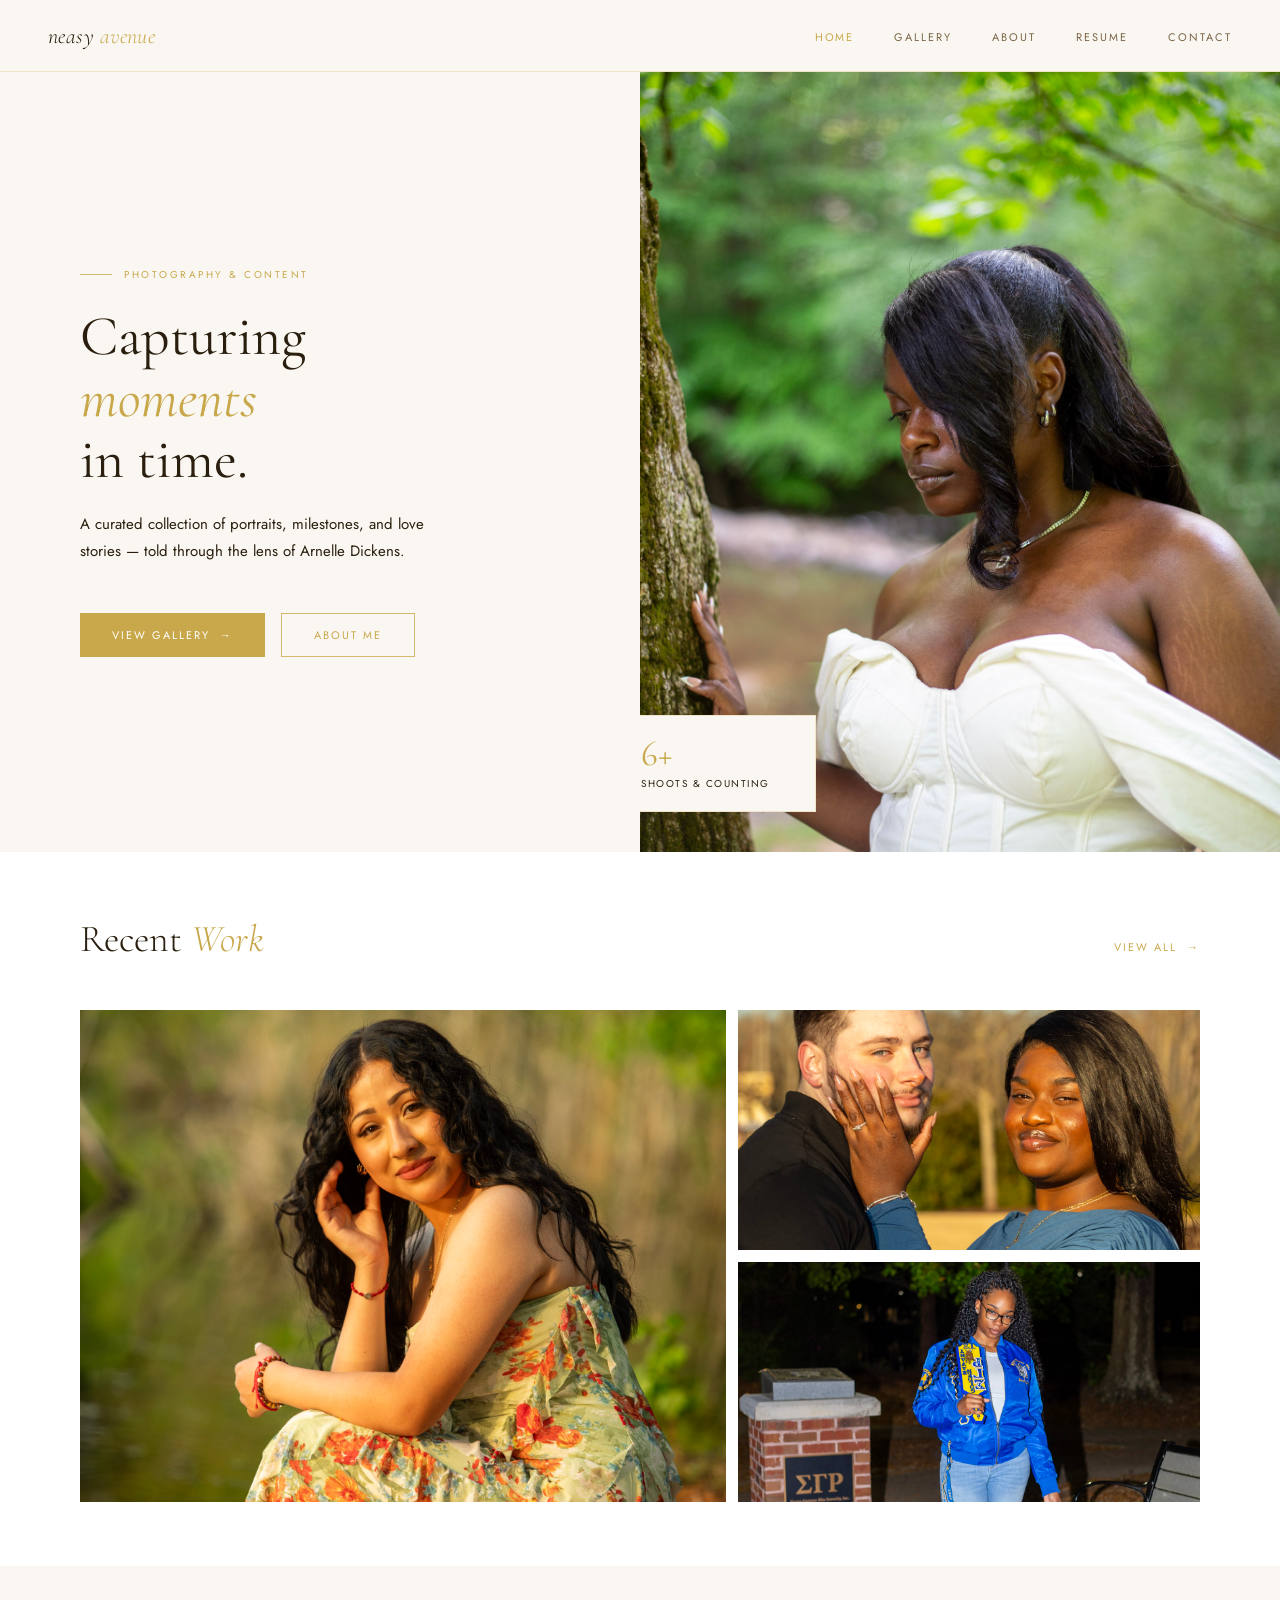
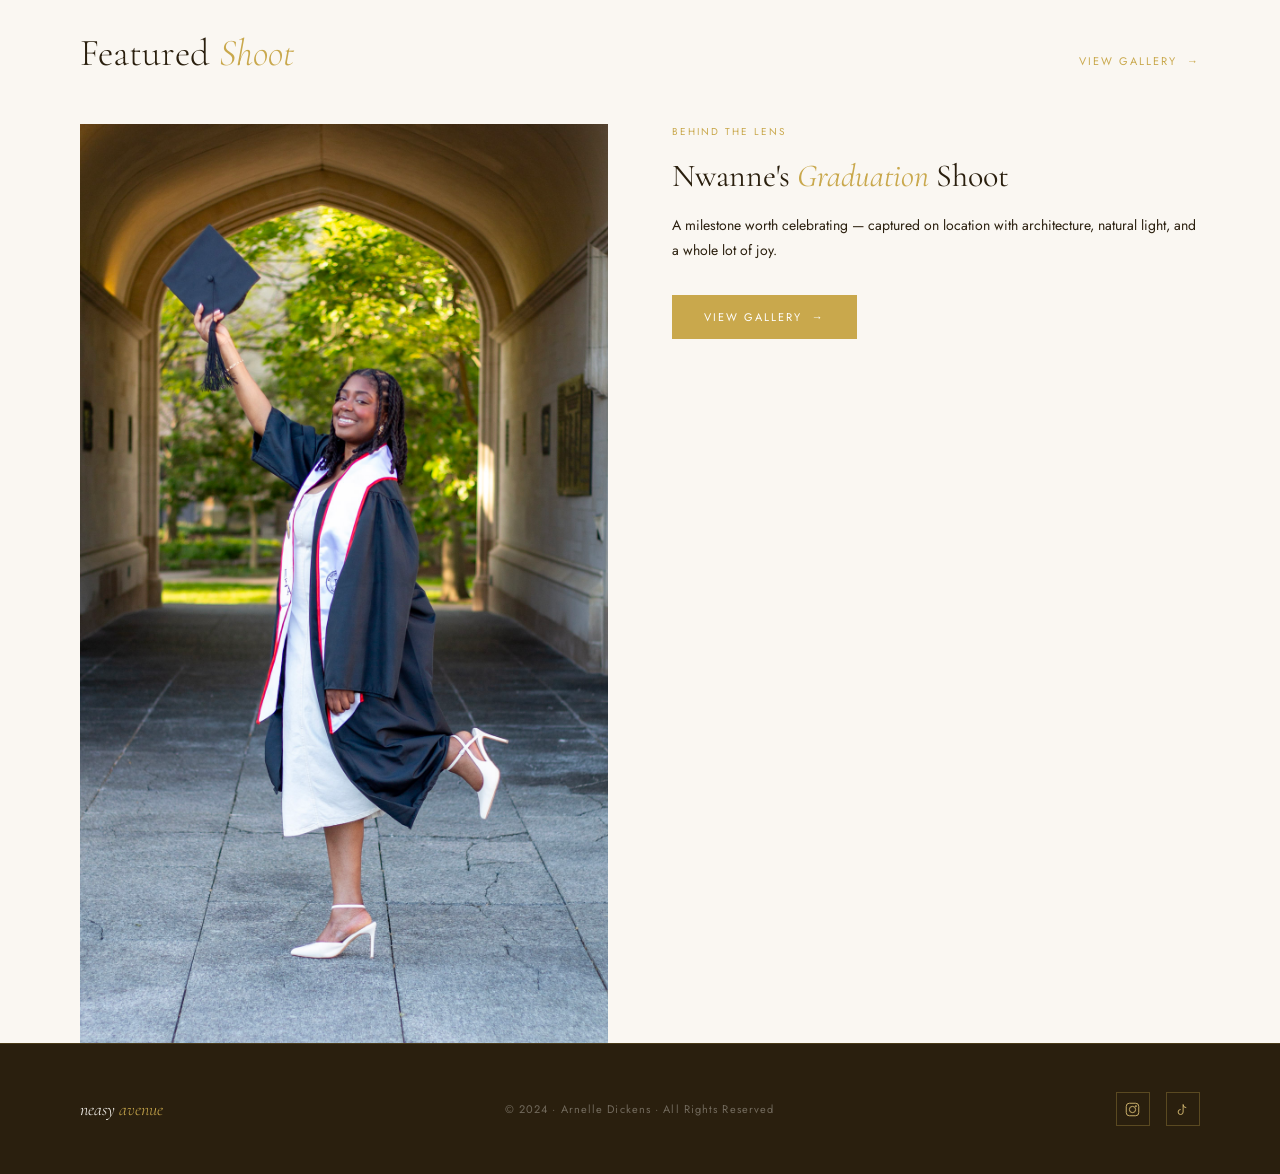
<file: index.html>
<!DOCTYPE html>
<html lang="en">
<head>
  <meta charset="UTF-8"/>
  <meta name="viewport" content="width=device-width, initial-scale=1.0"/>
  <title>Neasy Avenue | Home</title>
  <meta property="og:title" content="Neasy Avenue"/>
  <meta property="og:description" content="A curated collection of portraits, milestones, and love stories — told through the lens of Arnelle Dickens."/>
  <meta property="og:image" content="https://neasyavenue.pages.dev/images/nelle-about.jpg"/>
  <meta property="og:url" content="https://neasyavenue.pages.dev"/>
  <meta property="og:type" content="website"/>
  <link href="https://fonts.googleapis.com/css2?family=Cormorant+Garamond:ital,wght@0,300;0,400;0,600;1,300;1,400&family=Jost:wght@300;400;500&display=swap" rel="stylesheet"/>
  <link rel="stylesheet" href="css/style.css"/>
  <style>
    .hero {
      display: grid;
      grid-template-columns: 1fr 1fr;
      min-height: 600px;
      max-height: 780px;
      height: 88vh;
      overflow: hidden;
    }
    .hero-text {
      display: flex;
      flex-direction: column;
      justify-content: center;
      padding: 3rem 3rem 3rem 5rem;
    }
    .hero-eyebrow {
      font-size: 10px;
      font-weight: 400;
      letter-spacing: 0.25em;
      text-transform: uppercase;
      color: var(--gold);
      margin-bottom: 1.5rem;
      display: flex;
      align-items: center;
      gap: 12px;
    }
    .hero-eyebrow::before {
      content: '';
      display: inline-block;
      width: 32px;
      height: 1px;
      background: var(--gold-muted);
    }
    .hero-title {
      font-family: var(--font-serif);
      font-size: 56px;
      font-weight: 400;
      line-height: 1.1;
      color: var(--text-dark);
      margin-bottom: 1.25rem;
    }
    .hero-title em { font-style: italic; color: var(--gold); }
    .hero-subtitle {
      font-size: 15px;
      font-weight: 400;
      color: var(--text-dark);
      line-height: 1.8;
      max-width: 380px;
      margin-bottom: 3rem;
    }
    .hero-btns { display: flex; gap: 1rem; align-items: center; flex-wrap: wrap; }
    .hero-image {
      position: relative;
      overflow: hidden;
      min-height: 500px;
    }
    .hero-image img {
      width: 100%;
      height: 100%;
      object-fit: cover;
      object-position: center 35%;
    }
    .hero-badge {
      position: absolute;
      bottom: 2.5rem;
      left: -1.5rem;
      background: var(--cream);
      border: 1px solid var(--border);
      padding: 1.25rem 1.5rem;
      width: 200px;
      box-shadow: 0 8px 32px rgba(107,86,55,0.12);
    }
    .hero-badge-num {
      font-family: var(--font-serif);
      font-size: 36px;
      font-weight: 400;
      color: var(--gold);
      line-height: 1;
    }
    .hero-badge-label {
      font-size: 10px;
      letter-spacing: 0.15em;
      text-transform: uppercase;
      color: var(--text-dark);
      margin-top: 4px;
    }
    .home-featured {
      padding: 4rem 5rem;
      background: var(--white);
    }
    .featured-grid {
      display: grid;
      grid-template-columns: 1.4fr 1fr;
      grid-template-rows: 240px 240px;
      gap: 12px;
    }
    .feat-card {
      position: relative;
      overflow: hidden;
      cursor: pointer;
    }
    .feat-card:first-child { grid-row: 1 / 3; }
    .feat-card img {
      width: 100%;
      height: 100%;
      object-fit: cover;
      object-position: center 20%;
      transition: transform 0.4s ease;
      display: block;
    }
    .feat-card:hover img { transform: scale(1.04); }
    .featured-grid .feat-card:nth-child(2) img { object-position: center 28%; }
    .featured-grid .feat-card:nth-child(3) img { object-position: center 42%; }
    .feat-card-overlay {
      position: absolute;
      bottom: 0; left: 0; right: 0;
      padding: 1.25rem;
      background: linear-gradient(to top, rgba(42,31,14,0.75), transparent);
      color: var(--cream);
      opacity: 0;
      transition: opacity 0.3s;
    }
    .feat-card:hover .feat-card-overlay { opacity: 1; }
    .feat-card-overlay p { font-family: var(--font-serif); font-size: 15px; font-style: italic; }
    .feat-card-overlay span { font-size: 10px; letter-spacing: 0.15em; text-transform: uppercase; color: var(--gold-light); }
    .latest-vlog { padding: 4rem 5rem 0; background: var(--cream); }
    .vlog-strip {
      display: grid;
      grid-template-columns: 1fr 1fr;
      gap: 4rem;
      align-items: stretch;
      margin-top: 2rem;
    }
    .vlog-strip-thumb {
      position: relative;
      min-height: 420px;
      overflow: hidden;
    }
    .vlog-strip-thumb img {
      width: 100%;
      height: 100%;
      object-fit: cover;
      object-position: center top;
    }
    .vlog-strip-tag {
      font-size: 10px;
      letter-spacing: 0.2em;
      text-transform: uppercase;
      color: var(--gold);
      margin-bottom: 1rem;
    }
    .vlog-strip-title {
      font-family: var(--font-serif);
      font-size: 32px;
      font-weight: 400;
      color: var(--text-dark);
      line-height: 1.3;
      margin-bottom: 1rem;
    }
    .vlog-strip-title em { font-style: italic; color: var(--gold); }
    .vlog-strip-text {
      font-size: 14px;
      font-weight: 400;
      color: var(--text-dark);
      line-height: 1.8;
      margin-bottom: 2rem;
    }
    @media (max-width: 768px) {
      .hero { grid-template-columns: 1fr; min-height: auto; display: block; }
      .hero-text { 
        padding: 2.5rem 1.5rem 0.5rem; 
        display: flex;
        flex-direction: column;
        align-items: flex-start;
        overflow: visible;
      }
      .hero-title { font-size: 40px; }
      .hero-subtitle { margin-bottom: 1rem; max-width: 100%; }
      .hero-image { min-height: 450px; height: 450px; width: 100%; display: block; margin-top: 1rem; }
      .hero-image img { height: 450px; width: 100%; object-fit: cover; object-position: center 40%; }
      .hero-badge { display: none; }
      .hero-btns { 
        display: flex;
        flex-direction: column; 
        align-items: stretch; 
        gap: 0.75rem;
        width: 100%;
        margin-top: 0;
      }
      .hero-btns .btn-primary, .hero-btns .btn-ghost { 
        width: 100%; 
        justify-content: center; 
        box-sizing: border-box;
        display: flex;
        text-align: center;
      }
      .home-featured { padding: 3rem 1.5rem; }
      .featured-grid {
        grid-template-columns: 1fr;
        grid-template-rows: 220px 220px 220px;
      }
      .feat-card:first-child { grid-row: auto; grid-column: auto; }
      .latest-vlog { padding: 3rem 1.5rem; }
      .vlog-strip { grid-template-columns: 1fr; gap: 2rem; }
      nav { padding: 0 1.25rem; }
      .nav-links { gap: 1rem; }
      .nav-links a { font-size: 9px; letter-spacing: 0.1em; }
      footer { flex-direction: column; gap: 1rem; padding: 2rem 1.5rem; text-align: center; }
      .footer-socials { justify-content: center; }
      .section-header { margin-bottom: 1.5rem; }
    }
  </style>
</head>
<body>

<nav>
  <a class="nav-logo" href="index.html">neasy <span>avenue</span></a>
  <ul class="nav-links">
    <li><a href="index.html" class="active">Home</a></li>
    <li><a href="gallery.html">Gallery</a></li>
    <li><a href="about.html">About</a></li>
    <li><a href="resume.html">Resume</a></li>
    <li><a href="contact.html">Contact</a></li>
  </ul>
</nav>

<section class="hero">
  <div class="hero-text">
    <div class="hero-eyebrow">Photography &amp; Content</div>
    <h1 class="hero-title">Capturing<br/><em>moments</em><br/>in time.</h1>
    <p class="hero-subtitle">A curated collection of portraits, milestones, and love stories — told through the lens of Arnelle Dickens.</p>
    <div class="hero-btns">
      <a class="btn-primary" href="gallery.html">View Gallery &nbsp;→</a>
      <a class="btn-ghost" href="about.html">About Me</a>
    </div>
  </div>
  <div class="hero-image">
    <img src="images/destiny-sixteen.jpeg" alt="Portrait photography by Neasy Avenue"/>
    <div class="hero-badge">
      <div class="hero-badge-num">6+</div>
      <div class="hero-badge-label">Shoots &amp; Counting</div>
    </div>
  </div>
</section>

<section class="home-featured">
  <div class="section-header">
    <h2 class="section-title">Recent <em>Work</em></h2>
    <a class="section-link" href="gallery.html">View All &nbsp;→</a>
  </div>
  <div class="featured-grid">
    <div class="feat-card">
      <img src="images/roselyn-shoot.jpeg" alt="Roselyn shoot"/>
      <div class="feat-card-overlay"><p>Roselyn</p><span>Portrait · Natural Light</span></div>
    </div>
    <div class="feat-card">
      <img src="images/donyae-justin-elobment.jpeg" alt="Donyae and Justin elopement"/>
      <div class="feat-card-overlay"><p>Donyae &amp; Justin</p><span>Couples · Elopement</span></div>
    </div>
    <div class="feat-card">
      <img src="images/tyreka-chapter.jpeg" alt="Tyreka chapter shoot"/>
      <div class="feat-card-overlay"><p>Tyreka</p><span>Milestone · Night Portrait</span></div>
    </div>
  </div>
</section>

<section class="latest-vlog">
  <div class="section-header">
    <h2 class="section-title">Featured <em>Shoot</em></h2>
    <a class="section-link" href="gallery.html">View Gallery &nbsp;→</a>
  </div>
  <div class="vlog-strip">
    <div class="vlog-strip-thumb">
      <img src="images/Nwannae-grad-shoot.jpeg" alt="Nwanne's graduation shoot"/>
    </div>
    <div>
      <div class="vlog-strip-tag">Behind the Lens</div>
      <h3 class="vlog-strip-title">Nwanne's <em>Graduation</em> Shoot</h3>
      <p class="vlog-strip-text">A milestone worth celebrating — captured on location with architecture, natural light, and a whole lot of joy.</p>
      <a class="btn-primary" href="gallery.html">View Gallery &nbsp;→</a>
    </div>
  </div>
</section>

<footer>
  <a class="footer-logo" href="index.html">neasy <span>avenue</span></a>
  <div class="footer-text">© 2024 · Arnelle Dickens · All Rights Reserved</div>
  <div class="footer-socials">
    <a class="footer-social" href="https://instagram.com/neasyavenue" title="Instagram" target="_blank">
      <svg width="15" height="15" fill="none" viewBox="0 0 24 24" stroke="currentColor" stroke-width="1.5"><rect x="2" y="2" width="20" height="20" rx="5"/><circle cx="12" cy="12" r="5"/><circle cx="17.5" cy="6.5" r="1.5" fill="currentColor" stroke="none"/></svg>
    </a>
    <a class="footer-social" href="https://tiktok.com/@neasyavenue" title="TikTok" target="_blank">
      <svg width="15" height="15" fill="none" viewBox="0 0 24 24" stroke="currentColor" stroke-width="1.5"><path d="M9 12a4 4 0 1 0 4 4V4a5 5 0 0 0 5 5"/></svg>
    </a>
  </div>
</footer>

</body>
</html>
</file>
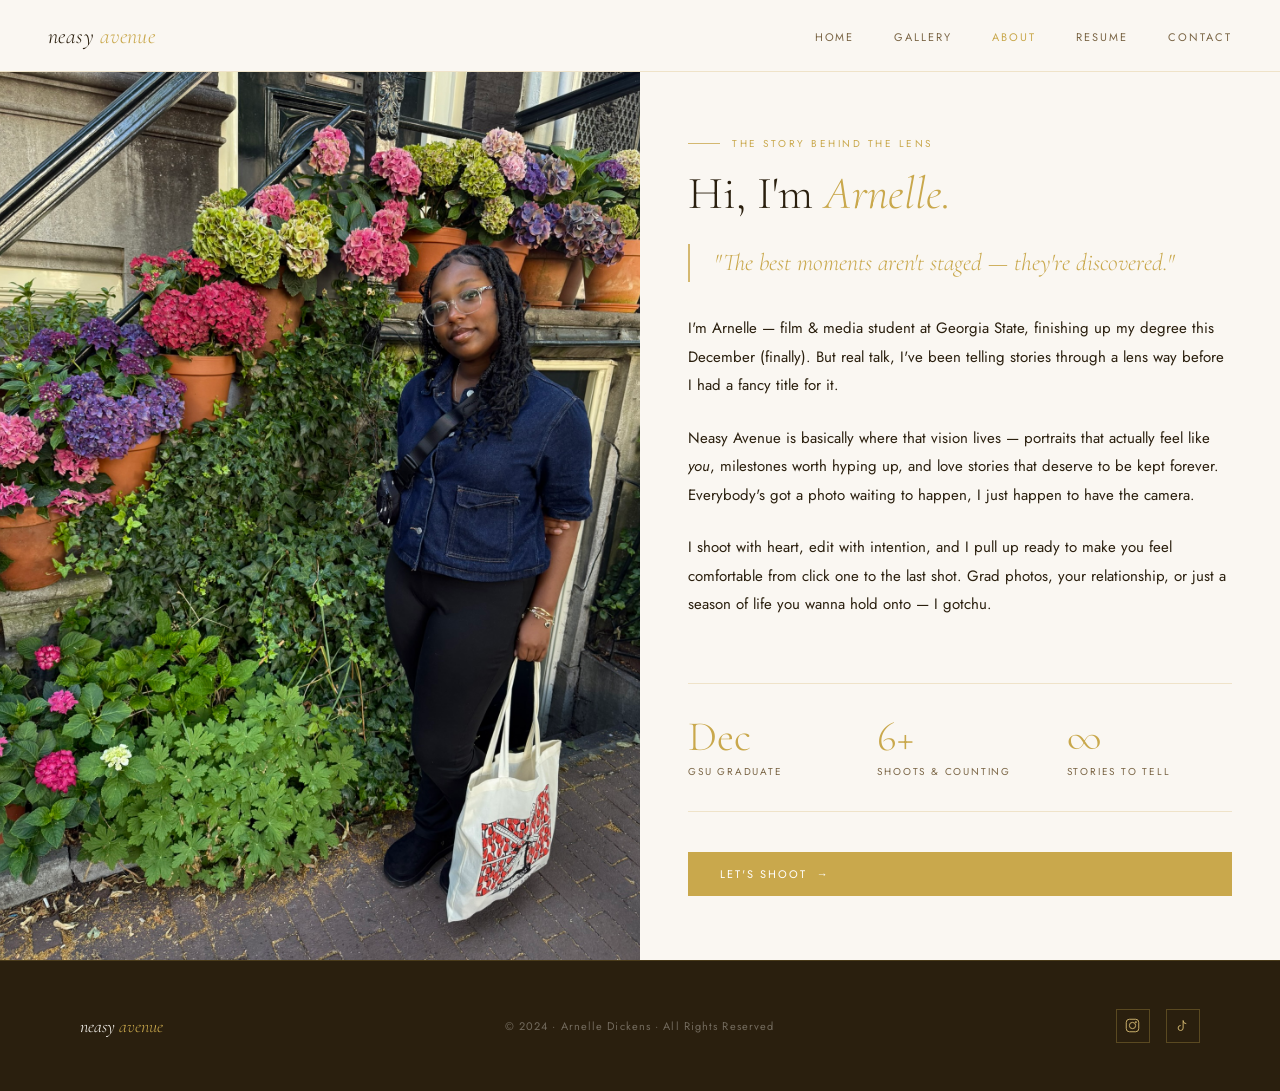
<file: about.html>
<!DOCTYPE html>
<html lang="en">
<head>
  <meta charset="UTF-8"/>
  <meta name="viewport" content="width=device-width, initial-scale=1.0"/>
  <title>Neasy Avenue | About</title>
  <link href="https://fonts.googleapis.com/css2?family=Cormorant+Garamond:ital,wght@0,300;0,400;0,600;1,300;1,400&family=Jost:wght@300;400;500&display=swap" rel="stylesheet"/>
  <link rel="stylesheet" href="css/style.css"/>
  <style>
    .about-layout {
      display: grid;
      grid-template-columns: 1fr 1fr;
      min-height: calc(100vh - 72px);
      overflow: hidden;
    }

    .about-image-col {
      position: relative;
      overflow: hidden;
      min-height: 600px;
    }

    .about-content {
      padding: 4rem 3rem;
      display: flex;
      flex-direction: column;
      justify-content: center;
      overflow: hidden;
      min-width: 0;
    }

    .about-quote {
      font-family: var(--font-serif);
      font-size: 24px;
      font-style: italic;
      font-weight: 300;
      color: var(--gold);
      line-height: 1.6;
      margin-bottom: 2rem;
      padding-left: 1.5rem;
      border-left: 2px solid var(--gold-muted);
    }

    .about-text {
      font-size: 15px;
      font-weight: 400;
      color: var(--text-dark);
      line-height: 1.9;
      margin-bottom: 1.5rem;
    }

    .about-stats {
      display: grid;
      grid-template-columns: repeat(3, 1fr);
      gap: 1.5rem;
      margin: 2.5rem 0;
      padding: 2rem 0;
      border-top: 1px solid var(--border);
      border-bottom: 1px solid var(--border);
    }

    .about-stat-num {
      font-family: var(--font-serif);
      font-size: 42px;
      font-weight: 300;
      color: var(--gold);
      line-height: 1;
    }

    .about-stat-label {
      font-size: 10px;
      letter-spacing: 0.18em;
      text-transform: uppercase;
      color: var(--text-mid);
      margin-top: 6px;
    }

    /* GEAR SECTION */
    .gear-section {
      padding: 5rem;
      background: var(--white);
      border-top: 1px solid var(--border);
    }

    .gear-grid {
      display: grid;
      grid-template-columns: repeat(3, 1fr);
      gap: 2rem;
      margin-top: 3rem;
    }

    .gear-card {
      border: 1px solid var(--border);
      padding: 2rem;
      background: var(--cream);
    }

    .gear-icon {
      font-size: 28px;
      margin-bottom: 1rem;
      color: var(--gold);
    }

    .gear-category {
      font-size: 10px;
      letter-spacing: 0.2em;
      text-transform: uppercase;
      color: var(--gold);
      margin-bottom: 8px;
    }

    .gear-name {
      font-family: var(--font-serif);
      font-size: 20px;
      font-weight: 400;
      color: var(--text-dark);
      margin-bottom: 8px;
    }

    .gear-desc {
      font-size: 13px;
      font-weight: 300;
      color: var(--text-mid);
      line-height: 1.7;
    }
    @media (max-width: 768px) {
      .about-layout {
        display: block !important;
      }
      .about-image-col {
        display: block !important;
        width: 100% !important;
        height: 350px !important;
        min-height: 350px !important;
      }
      .about-image-col img {
        width: 100% !important;
        height: 350px !important;
        object-fit: cover !important;
        object-position: center 20% !important;
        display: block !important;
      }
      .about-content {
        display: block !important;
        padding: 2.5rem 1.5rem !important;
      }
    }
  </style>
</head>
<body>

<nav>
  <a class="nav-logo" href="index.html">neasy <span>avenue</span></a>
  <ul class="nav-links">
    <li><a href="index.html">Home</a></li>
    <li><a href="gallery.html">Gallery</a></li>
    <li><a href="about.html" class="active">About</a></li>
    <li><a href="resume.html">Resume</a></li>
    <li><a href="contact.html">Contact</a></li>
  </ul>
</nav>

<div class="about-layout">
  <div class="about-image-col">
    <img src="images/nelle-about.jpg" alt="Arnelle Dickens in Amsterdam" style="width:100%;height:100%;object-fit:cover;object-position:center top;"/>
  </div>
  <div class="about-content">
    <div class="page-eyebrow" style="margin-bottom:1rem;">The story behind the lens</div>
    <h1 style="font-family:var(--font-serif);font-size:46px;font-weight:300;line-height:1.15;margin-bottom:1.5rem;color:var(--text-dark);">
      Hi, I'm <em style="font-style:italic;color:var(--gold);">Arnelle.</em>
    </h1>
    <div class="about-quote">"The best moments aren't staged — they're discovered."</div>
    <p class="about-text">I'm Arnelle — film &amp; media student at Georgia State, finishing up my degree this December (finally). But real talk, I've been telling stories through a lens way before I had a fancy title for it.</p>
    <p class="about-text">Neasy Avenue is basically where that vision lives — portraits that actually feel like <em>you</em>, milestones worth hyping up, and love stories that deserve to be kept forever. Everybody's got a photo waiting to happen, I just happen to have the camera.</p>
    <p class="about-text">I shoot with heart, edit with intention, and I pull up ready to make you feel comfortable from click one to the last shot. Grad photos, your relationship, or just a season of life you wanna hold onto — I gotchu.</p>
    <div class="about-stats">
      <div>
        <div class="about-stat-num">Dec</div>
        <div class="about-stat-label">GSU Graduate</div>
      </div>
      <div>
        <div class="about-stat-num">6+</div>
        <div class="about-stat-label">Shoots & Counting</div>
      </div>
      <div>
        <div class="about-stat-num">∞</div>
        <div class="about-stat-label">Stories to Tell</div>
      </div>
    </div>
    <a class="btn-primary" href="contact.html">Let's Shoot &nbsp;→</a>
  </div>
</div>

<footer>
  <a class="footer-logo" href="index.html">neasy <span>avenue</span></a>
  <div class="footer-text">© 2024 · Arnelle Dickens · All Rights Reserved</div>
  <div class="footer-socials">
    <a class="footer-social" href="https://instagram.com/neasyavenue" title="Instagram" target="_blank">
      <svg width="15" height="15" fill="none" viewBox="0 0 24 24" stroke="currentColor" stroke-width="1.5"><rect x="2" y="2" width="20" height="20" rx="5"/><circle cx="12" cy="12" r="5"/><circle cx="17.5" cy="6.5" r="1.5" fill="currentColor" stroke="none"/></svg>
    </a>
    <a class="footer-social" href="https://tiktok.com/@neasyavenue" title="TikTok" target="_blank">
      <svg width="15" height="15" fill="none" viewBox="0 0 24 24" stroke="currentColor" stroke-width="1.5"><path d="M9 12a4 4 0 1 0 4 4V4a5 5 0 0 0 5 5"/></svg>
    </a>
  </div>
</footer>

</body>
</html>
</file>
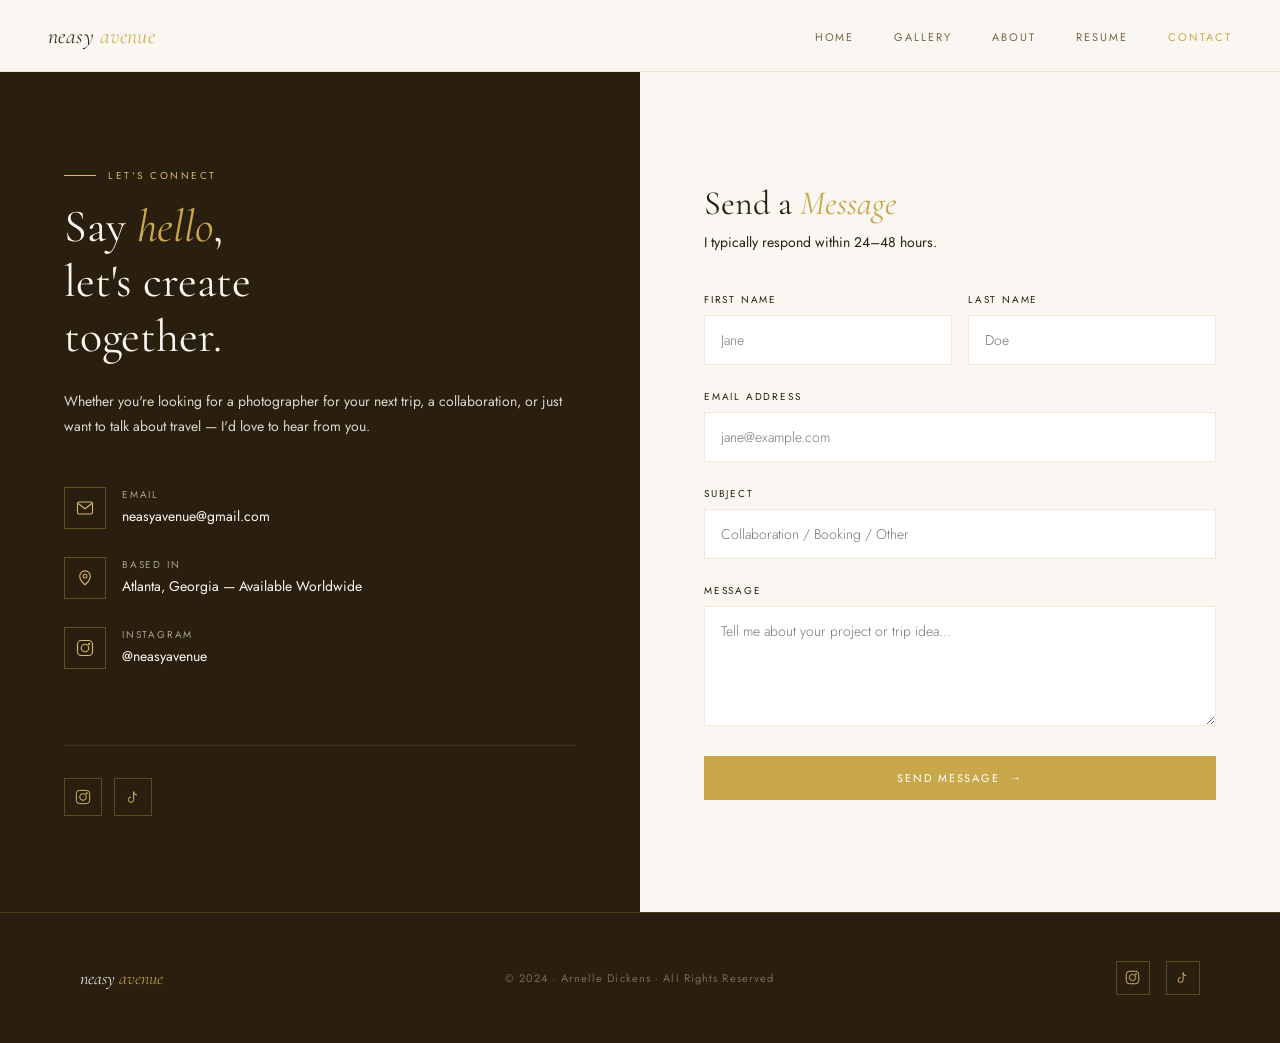
<file: contact.html>
<!DOCTYPE html>
<html lang="en">
<head>
  <meta charset="UTF-8"/>
  <meta name="viewport" content="width=device-width, initial-scale=1.0"/>
  <title>Neasy Avenue | Contact</title>
  <link href="https://fonts.googleapis.com/css2?family=Cormorant+Garamond:ital,wght@0,300;0,400;0,600;1,300;1,400&family=Jost:wght@300;400;500&display=swap" rel="stylesheet"/>
  <link rel="stylesheet" href="css/style.css"/>
  <style>
    .contact-layout {
      display: grid;
      grid-template-columns: 1fr 1fr;
      min-height: calc(100vh - 72px);
    }

    .contact-info {
      background: var(--text-dark);
      padding: 6rem 4rem;
      display: flex;
      flex-direction: column;
      justify-content: center;
    }

    .contact-eyebrow {
      font-size: 10px;
      letter-spacing: 0.25em;
      text-transform: uppercase;
      color: var(--gold-muted);
      margin-bottom: 1rem;
      display: flex;
      align-items: center;
      gap: 12px;
    }

    .contact-eyebrow::before {
      content: '';
      display: inline-block;
      width: 32px;
      height: 1px;
      background: var(--gold-muted);
    }

    .contact-info-title {
      font-family: var(--font-serif);
      font-size: 46px;
      font-weight: 400;
      color: var(--cream);
      line-height: 1.2;
      margin-bottom: 1.5rem;
    }

    .contact-info-title em { font-style: italic; color: var(--gold); }

    .contact-info-text {
      font-size: 14px;
      font-weight: 400;
      color: rgba(250,247,242,0.85);
      line-height: 1.8;
      margin-bottom: 3rem;
    }

    .contact-detail {
      display: flex;
      align-items: flex-start;
      gap: 16px;
      margin-bottom: 1.75rem;
    }

    .contact-icon {
      width: 42px;
      height: 42px;
      border: 1px solid rgba(201,168,76,0.35);
      display: flex;
      align-items: center;
      justify-content: center;
      flex-shrink: 0;
      font-size: 17px;
      color: var(--gold-muted);
    }

    .contact-detail-label {
      font-size: 10px;
      letter-spacing: 0.18em;
      text-transform: uppercase;
      color: rgba(250,247,242,0.6);
      margin-bottom: 4px;
    }

    .contact-detail-val {
      font-size: 14px;
      font-weight: 400;
      color: var(--cream);
    }

    .contact-socials {
      display: flex;
      gap: 12px;
      margin-top: 3rem;
      padding-top: 2rem;
      border-top: 1px solid rgba(201,168,76,0.15);
    }

    .contact-social {
      width: 38px; height: 38px;
      border: 1px solid rgba(201,168,76,0.3);
      display: flex;
      align-items: center;
      justify-content: center;
      color: var(--gold-muted);
      cursor: pointer;
      transition: all 0.2s;
      text-decoration: none;
    }

    .contact-social:hover {
      background: var(--gold);
      border-color: var(--gold);
      color: var(--white);
    }

    /* FORM SIDE */
    .contact-form-wrap {
      background: var(--cream);
      padding: 6rem 4rem;
      display: flex;
      flex-direction: column;
      justify-content: center;
    }

    .form-title {
      font-family: var(--font-serif);
      font-size: 34px;
      font-weight: 400;
      color: var(--text-dark);
      margin-bottom: 0.5rem;
    }

    .form-title em { font-style: italic; color: var(--gold); }

    .form-subtitle {
      font-size: 14px;
      font-weight: 400;
      color: var(--text-dark);
      margin-bottom: 2.5rem;
    }

    .form-grid {
      display: grid;
      grid-template-columns: 1fr 1fr;
      gap: 1rem;
    }

    .form-success {
      display: none;
      background: rgba(201,168,76,0.1);
      border: 1px solid rgba(201,168,76,0.4);
      padding: 1.25rem 1.5rem;
      margin-bottom: 1.5rem;
      font-size: 14px;
      color: var(--brown);
      font-family: var(--font-serif);
      font-style: italic;
    }
    @media (max-width: 768px) {
      .contact-layout {
        display: block !important;
        min-height: auto !important;
      }
      .contact-info {
        padding: 3rem 1.5rem !important;
      }
      .contact-info-title {
        font-size: 34px !important;
      }
      .contact-form-wrap {
        padding: 3rem 1.5rem !important;
      }
      .form-grid {
        grid-template-columns: 1fr !important;
      }
      .form-title {
        font-size: 26px !important;
      }
    }
  </style>
</head>
<body>

<nav>
  <a class="nav-logo" href="index.html">neasy <span>avenue</span></a>
  <ul class="nav-links">
    <li><a href="index.html">Home</a></li>
    <li><a href="gallery.html">Gallery</a></li>
    <li><a href="about.html">About</a></li>
    <li><a href="resume.html">Resume</a></li>
    <li><a href="contact.html" class="active">Contact</a></li>
  </ul>
</nav>

<div class="contact-layout">
  <div class="contact-info">
    <div class="contact-eyebrow">Let's Connect</div>
    <h1 class="contact-info-title">Say <em>hello</em>,<br/>let's create<br/>together.</h1>
    <p class="contact-info-text">Whether you're looking for a photographer for your next trip, a collaboration, or just want to talk about travel — I'd love to hear from you.</p>

    <div class="contact-detail">
      <div class="contact-icon"><svg width="18" height="18" fill="none" viewBox="0 0 24 24" stroke="currentColor" stroke-width="1.5"><rect x="2" y="4" width="20" height="16" rx="2"/><path d="m3 6 9 7 9-7"/></svg></div>
      <div>
        <div class="contact-detail-label">Email</div>
        <div class="contact-detail-val">neasyavenue@gmail.com</div>
      </div>
    </div>
    <div class="contact-detail">
      <div class="contact-icon"><svg width="18" height="18" fill="none" viewBox="0 0 24 24" stroke="currentColor" stroke-width="1.5"><path d="M12 21s-7-6.1-7-11.5A7 7 0 0 1 19 9.5C19 14.9 12 21 12 21Z"/><circle cx="12" cy="9.5" r="2.5"/></svg></div>
      <div>
        <div class="contact-detail-label">Based In</div>
        <div class="contact-detail-val">Atlanta, Georgia — Available Worldwide</div>
      </div>
    </div>
    <div class="contact-detail">
      <div class="contact-icon"><svg width="18" height="18" fill="none" viewBox="0 0 24 24" stroke="currentColor" stroke-width="1.5"><rect x="2" y="2" width="20" height="20" rx="5"/><circle cx="12" cy="12" r="5"/><circle cx="17.5" cy="6.5" r="1.5" fill="currentColor" stroke="none"/></svg></div>
      <div>
        <div class="contact-detail-label">Instagram</div>
        <div class="contact-detail-val">@neasyavenue</div>
      </div>
    </div>

    <div class="contact-socials">
      <a class="contact-social" href="https://instagram.com/neasyavenue" title="Instagram" target="_blank">
        <svg width="16" height="16" fill="none" viewBox="0 0 24 24" stroke="currentColor" stroke-width="1.5"><rect x="2" y="2" width="20" height="20" rx="5"/><circle cx="12" cy="12" r="5"/><circle cx="17.5" cy="6.5" r="1.5" fill="currentColor" stroke="none"/></svg>
      </a>
      <a class="contact-social" href="https://tiktok.com/@neasyavenue" title="TikTok" target="_blank">
        <svg width="16" height="16" fill="none" viewBox="0 0 24 24" stroke="currentColor" stroke-width="1.5"><path d="M9 12a4 4 0 1 0 4 4V4a5 5 0 0 0 5 5"/></svg>
      </a>
    </div>
  </div>

  <div class="contact-form-wrap">
    <h2 class="form-title">Send a <em>Message</em></h2>
    <p class="form-subtitle">I typically respond within 24–48 hours.</p>

    <form id="contact-form">
      <div class="form-success" id="form-success" style="display:none;">
        ✓ &nbsp; Thank you! Your message has been sent. I'll be in touch soon.
      </div>
      <div class="form-grid">
        <div class="form-group">
          <label class="form-label">First Name</label>
          <input class="form-input" type="text" name="first_name" placeholder="Jane"/>
        </div>
        <div class="form-group">
          <label class="form-label">Last Name</label>
          <input class="form-input" type="text" name="last_name" placeholder="Doe"/>
        </div>
      </div>
      <div class="form-group">
        <label class="form-label">Email Address</label>
        <input class="form-input" type="email" name="email" placeholder="jane@example.com" required/>
      </div>
      <div class="form-group">
        <label class="form-label">Subject</label>
        <input class="form-input" type="text" name="subject" placeholder="Collaboration / Booking / Other"/>
      </div>
      <div class="form-group">
        <label class="form-label">Message</label>
        <textarea class="form-input" name="message" placeholder="Tell me about your project or trip idea..." required></textarea>
      </div>
      <button type="submit" class="btn-primary" style="width:100%;justify-content:center;">
        Send Message &nbsp;→
      </button>
    </form>
  </div>
</div>

<footer>
  <a class="footer-logo" href="index.html">neasy <span>avenue</span></a>
  <div class="footer-text">© 2024 · Arnelle Dickens · All Rights Reserved</div>
  <div class="footer-socials">
    <a class="footer-social" href="https://instagram.com/neasyavenue" title="Instagram" target="_blank">
      <svg width="15" height="15" fill="none" viewBox="0 0 24 24" stroke="currentColor" stroke-width="1.5"><rect x="2" y="2" width="20" height="20" rx="5"/><circle cx="12" cy="12" r="5"/><circle cx="17.5" cy="6.5" r="1.5" fill="currentColor" stroke="none"/></svg>
    </a>
    <a class="footer-social" href="https://tiktok.com/@neasyavenue" title="TikTok" target="_blank">
      <svg width="15" height="15" fill="none" viewBox="0 0 24 24" stroke="currentColor" stroke-width="1.5"><path d="M9 12a4 4 0 1 0 4 4V4a5 5 0 0 0 5 5"/></svg>
    </a>
  </div>
</footer>

<script>
  document.getElementById('contact-form').addEventListener('submit', async function(e) {
    e.preventDefault();
    const data = {
      first_name: this.querySelector('[name="first_name"]').value,
      last_name: this.querySelector('[name="last_name"]').value,
      email: this.querySelector('[name="email"]').value,
      subject: this.querySelector('[name="subject"]').value,
      message: this.querySelector('[name="message"]').value
    };
    try {
      const response = await fetch('https://formspree.io/f/mwvjgwge', {
        method: 'POST',
        headers: { 'Content-Type': 'application/json', 'Accept': 'application/json' },
        body: JSON.stringify(data)
      });
      if (response.ok) {
        document.getElementById('form-success').style.display = 'block';
        this.reset();
        window.scrollTo({ top: 0, behavior: 'smooth' });
      } else {
        alert('Something went wrong. Please try again.');
      }
    } catch(err) {
      alert('Something went wrong. Please try again.');
    }
  });
</script>
</body>
</html>
</file>
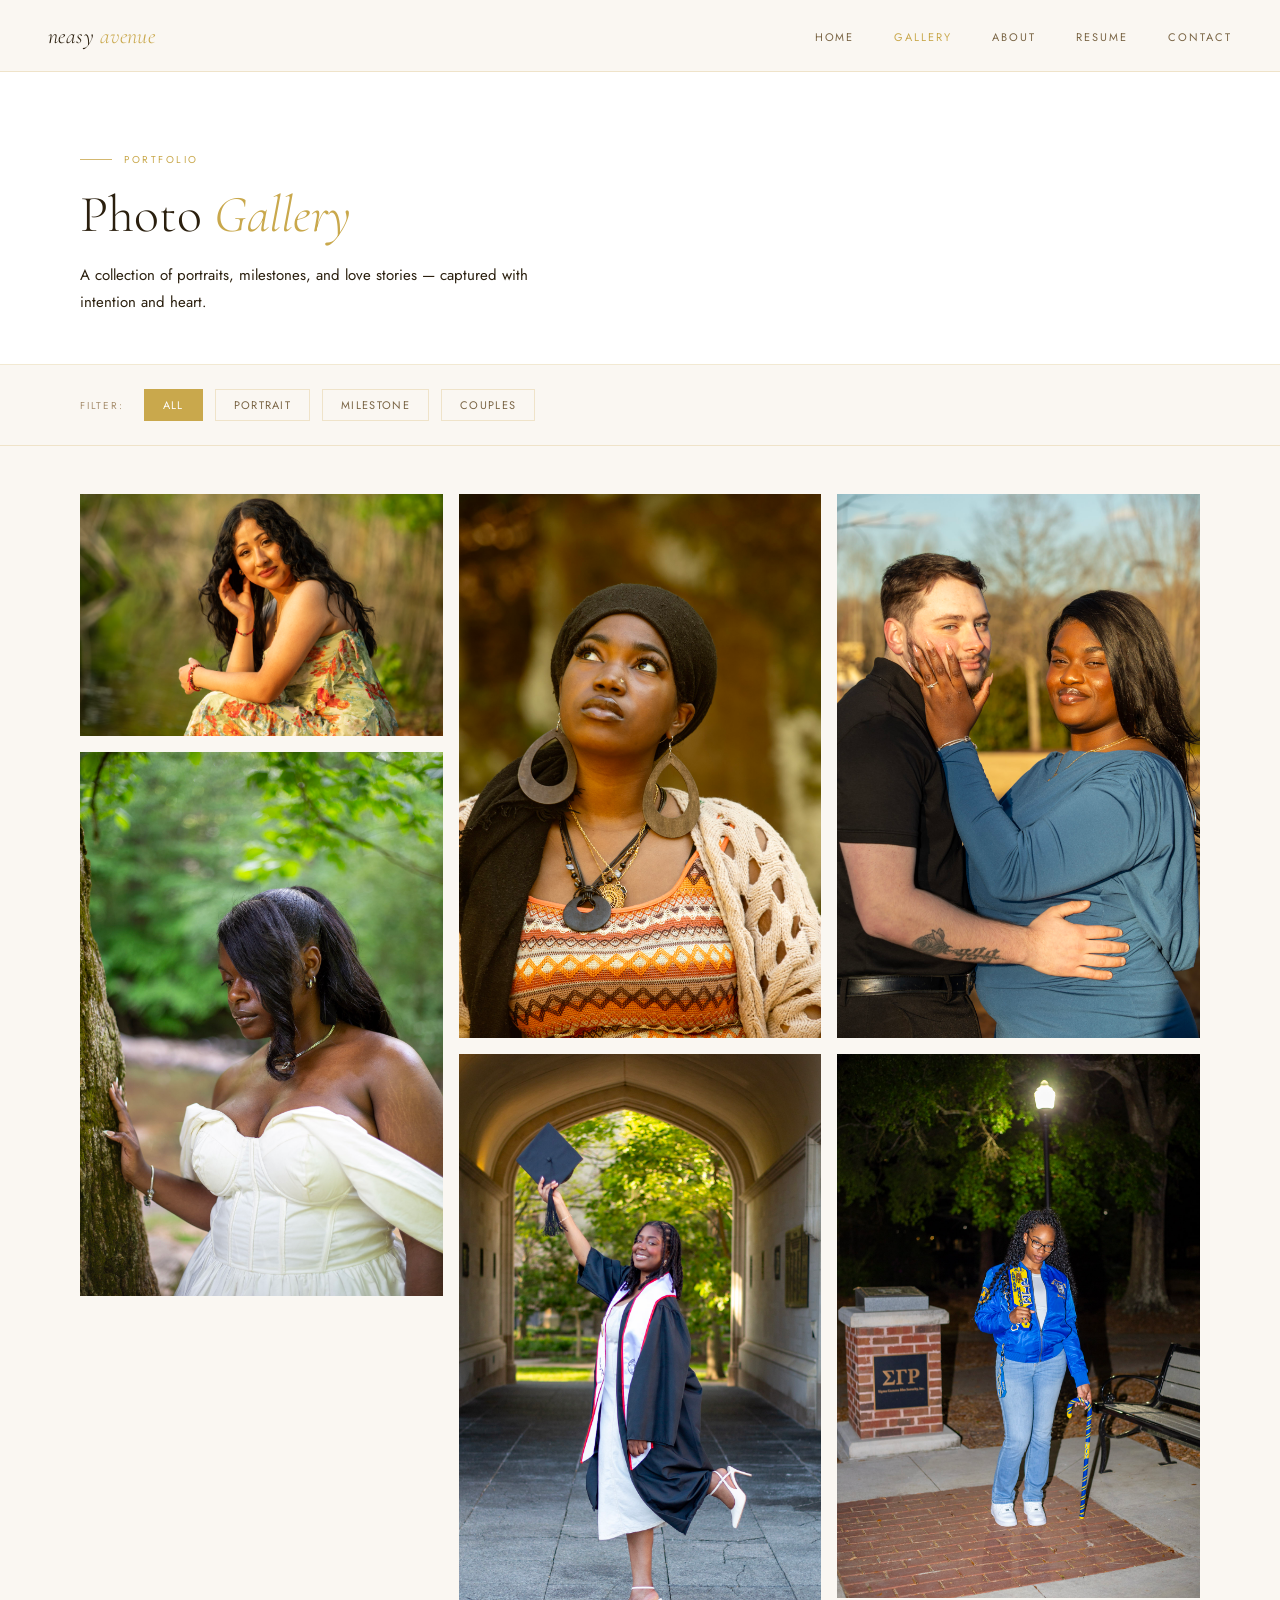
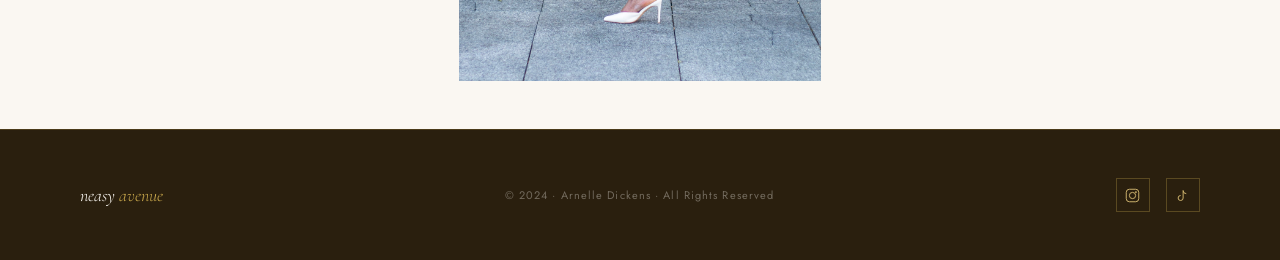
<file: gallery.html>
<!DOCTYPE html>
<html lang="en">
<head>
  <meta charset="UTF-8"/>
  <meta name="viewport" content="width=device-width, initial-scale=1.0"/>
  <title>Neasy Avenue | Gallery</title>
  <link href="https://fonts.googleapis.com/css2?family=Cormorant+Garamond:ital,wght@0,300;0,400;0,600;1,300;1,400&family=Jost:wght@300;400;500&display=swap" rel="stylesheet"/>
  <link rel="stylesheet" href="css/style.css"/>
  <style>
    .filter-bar {
      padding: 1.5rem 5rem;
      background: var(--cream);
      border-bottom: 1px solid var(--border);
      display: flex;
      gap: 0.75rem;
      align-items: center;
    }
    .filter-label {
      font-size: 10px;
      letter-spacing: 0.18em;
      text-transform: uppercase;
      color: var(--text-light);
      margin-right: 0.5rem;
    }
    .filter-btn {
      font-family: var(--font-sans);
      font-size: 11px;
      font-weight: 400;
      letter-spacing: 0.12em;
      text-transform: uppercase;
      padding: 7px 18px;
      border: 1px solid var(--border);
      background: transparent;
      color: var(--text-mid);
      cursor: pointer;
      transition: all 0.2s;
    }
    .filter-btn:hover, .filter-btn.active {
      background: var(--gold);
      color: var(--white);
      border-color: var(--gold);
    }
    .gallery-grid {
      padding: 3rem 5rem;
      columns: 3;
      column-gap: 16px;
    }
    .gallery-item {
      display: block;
      break-inside: avoid;
      margin-bottom: 16px;
      position: relative;
      overflow: hidden;
      cursor: pointer;
      text-decoration: none;
      color: inherit;
    }
    .gallery-item img {
      width: 100%;
      display: block;
      transition: transform 0.4s ease;
      object-fit: cover;
      object-position: center 15%;
    }
    .gallery-item:hover img { transform: scale(1.03); }
    .gallery-item-overlay {
      position: absolute;
      bottom: 0; left: 0; right: 0;
      padding: 1rem 1.25rem;
      background: linear-gradient(to top, rgba(42,31,14,0.78), transparent);
      opacity: 0;
      transition: opacity 0.3s;
    }
    .gallery-item:hover .gallery-item-overlay { opacity: 1; }
    .gallery-item-title {
      font-family: var(--font-serif);
      font-size: 16px;
      font-style: italic;
      color: var(--cream);
    }
    .gallery-item-meta {
      font-size: 10px;
      letter-spacing: 0.14em;
      text-transform: uppercase;
      color: var(--gold-light);
      margin-top: 3px;
    }
    @media (max-width: 768px) {
      .page-hero { padding: 3rem 1.5rem 2rem; }
      .page-title { font-size: 36px; }
      .filter-bar { padding: 1rem 1.5rem; flex-wrap: wrap; }
      .gallery-grid { padding: 1.5rem 1.5rem; columns: 2; column-gap: 10px; }
      .gallery-item { margin-bottom: 10px; }
      nav { padding: 0 1.25rem; }
      .nav-links { gap: 1rem; }
      .nav-links a { font-size: 9px; letter-spacing: 0.1em; }
      footer { flex-direction: column; gap: 1rem; padding: 2rem 1.5rem; text-align: center; }
      .footer-socials { justify-content: center; }
    }
  </style>
</head>
<body>

<nav>
  <a class="nav-logo" href="index.html">neasy <span>avenue</span></a>
  <ul class="nav-links">
    <li><a href="index.html">Home</a></li>
    <li><a href="gallery.html" class="active">Gallery</a></li>
    <li><a href="about.html">About</a></li>
    <li><a href="resume.html">Resume</a></li>
    <li><a href="contact.html">Contact</a></li>
  </ul>
</nav>

<div class="page-hero">
  <div class="page-eyebrow">Portfolio</div>
  <h1 class="page-title">Photo <em>Gallery</em></h1>
  <p class="page-desc">A collection of portraits, milestones, and love stories — captured with intention and heart.</p>
</div>

<div class="filter-bar">
  <span class="filter-label">Filter:</span>
  <button class="filter-btn active" data-filter="all">All</button>
  <button class="filter-btn" data-filter="portrait">Portrait</button>
  <button class="filter-btn" data-filter="milestone">Milestone</button>
  <button class="filter-btn" data-filter="couples">Couples</button>
</div>

<div class="gallery-grid">
  <a class="gallery-item" data-category="portrait" href="https://adobe.ly/3GYYn3X" target="_blank" rel="noopener">
    <img src="images/roselyn-shoot.jpeg" alt="Roselyn"/>
    <div class="gallery-item-overlay">
      <div class="gallery-item-title">Roselyn</div>
      <div class="gallery-item-meta">Portrait · Natural Light</div>
    </div>
  </a>
  <a class="gallery-item" data-category="portrait" href="https://adobe.ly/4ucj5Re" target="_blank" rel="noopener">
    <img src="images/destiny-sixteen.jpeg" alt="Destiny"/>
    <div class="gallery-item-overlay">
      <div class="gallery-item-title">Destiny</div>
      <div class="gallery-item-meta">Portrait · White Dress</div>
    </div>
  </a>
  <a class="gallery-item" data-category="portrait" href="https://lightroom.adobe.com/shares/b16ebd02dd6743e99f6dbc47e1809978" target="_blank" rel="noopener">
    <img src="images/zakiyah-shoot.jpeg" alt="Zakiyah"/>
    <div class="gallery-item-overlay">
      <div class="gallery-item-title">Zakiyah</div>
      <div class="gallery-item-meta">Portrait · Editorial</div>
    </div>
  </a>
  <a class="gallery-item" data-category="milestone" href="https://adobe.ly/4nUAlIC" target="_blank" rel="noopener">
    <img src="images/Nwannae-grad-shoot.jpeg" alt="Nwanne grad shoot"/>
    <div class="gallery-item-overlay">
      <div class="gallery-item-title">Nwanne's Grad Shoot</div>
      <div class="gallery-item-meta">Milestone · Graduation</div>
    </div>
  </a>
  <a class="gallery-item" data-category="couples" href="https://lightroom.adobe.com/shares/12450b5d77da4dbd9158dd4caad2888e" target="_blank" rel="noopener">
    <img src="images/donyae-justin-elobment.jpeg" alt="Donyae and Justin"/>
    <div class="gallery-item-overlay">
      <div class="gallery-item-title">Donyae &amp; Justin</div>
      <div class="gallery-item-meta">Couples · Elopement</div>
    </div>
  </a>
  <a class="gallery-item" data-category="milestone" href="https://lightroom.adobe.com/shares/50a272e343a84ee3898698eca860e5b6" target="_blank" rel="noopener">
    <img src="images/tyreka-chapter.jpeg" alt="Tyreka chapter"/>
    <div class="gallery-item-overlay">
      <div class="gallery-item-title">Tyreka</div>
      <div class="gallery-item-meta">Milestone · Night Portrait</div>
    </div>
  </a>
</div>

<footer>
  <a class="footer-logo" href="index.html">neasy <span>avenue</span></a>
  <div class="footer-text">© 2024 · Arnelle Dickens · All Rights Reserved</div>
  <div class="footer-socials">
    <a class="footer-social" href="https://instagram.com/neasyavenue" title="Instagram" target="_blank">
      <svg width="15" height="15" fill="none" viewBox="0 0 24 24" stroke="currentColor" stroke-width="1.5"><rect x="2" y="2" width="20" height="20" rx="5"/><circle cx="12" cy="12" r="5"/><circle cx="17.5" cy="6.5" r="1.5" fill="currentColor" stroke="none"/></svg>
    </a>
    <a class="footer-social" href="https://tiktok.com/@neasyavenue" title="TikTok" target="_blank">
      <svg width="15" height="15" fill="none" viewBox="0 0 24 24" stroke="currentColor" stroke-width="1.5"><path d="M9 12a4 4 0 1 0 4 4V4a5 5 0 0 0 5 5"/></svg>
    </a>
  </div>
</footer>

<script>
  document.querySelectorAll('.filter-btn').forEach(btn => {
    btn.addEventListener('click', function() {
      document.querySelectorAll('.filter-btn').forEach(b => b.classList.remove('active'));
      this.classList.add('active');
      const filter = this.dataset.filter;
      document.querySelectorAll('.gallery-item').forEach(item => {
        item.style.display = (filter === 'all' || item.dataset.category === filter) ? 'block' : 'none';
      });
    });
  });
</script>
</body>
</html>
</file>
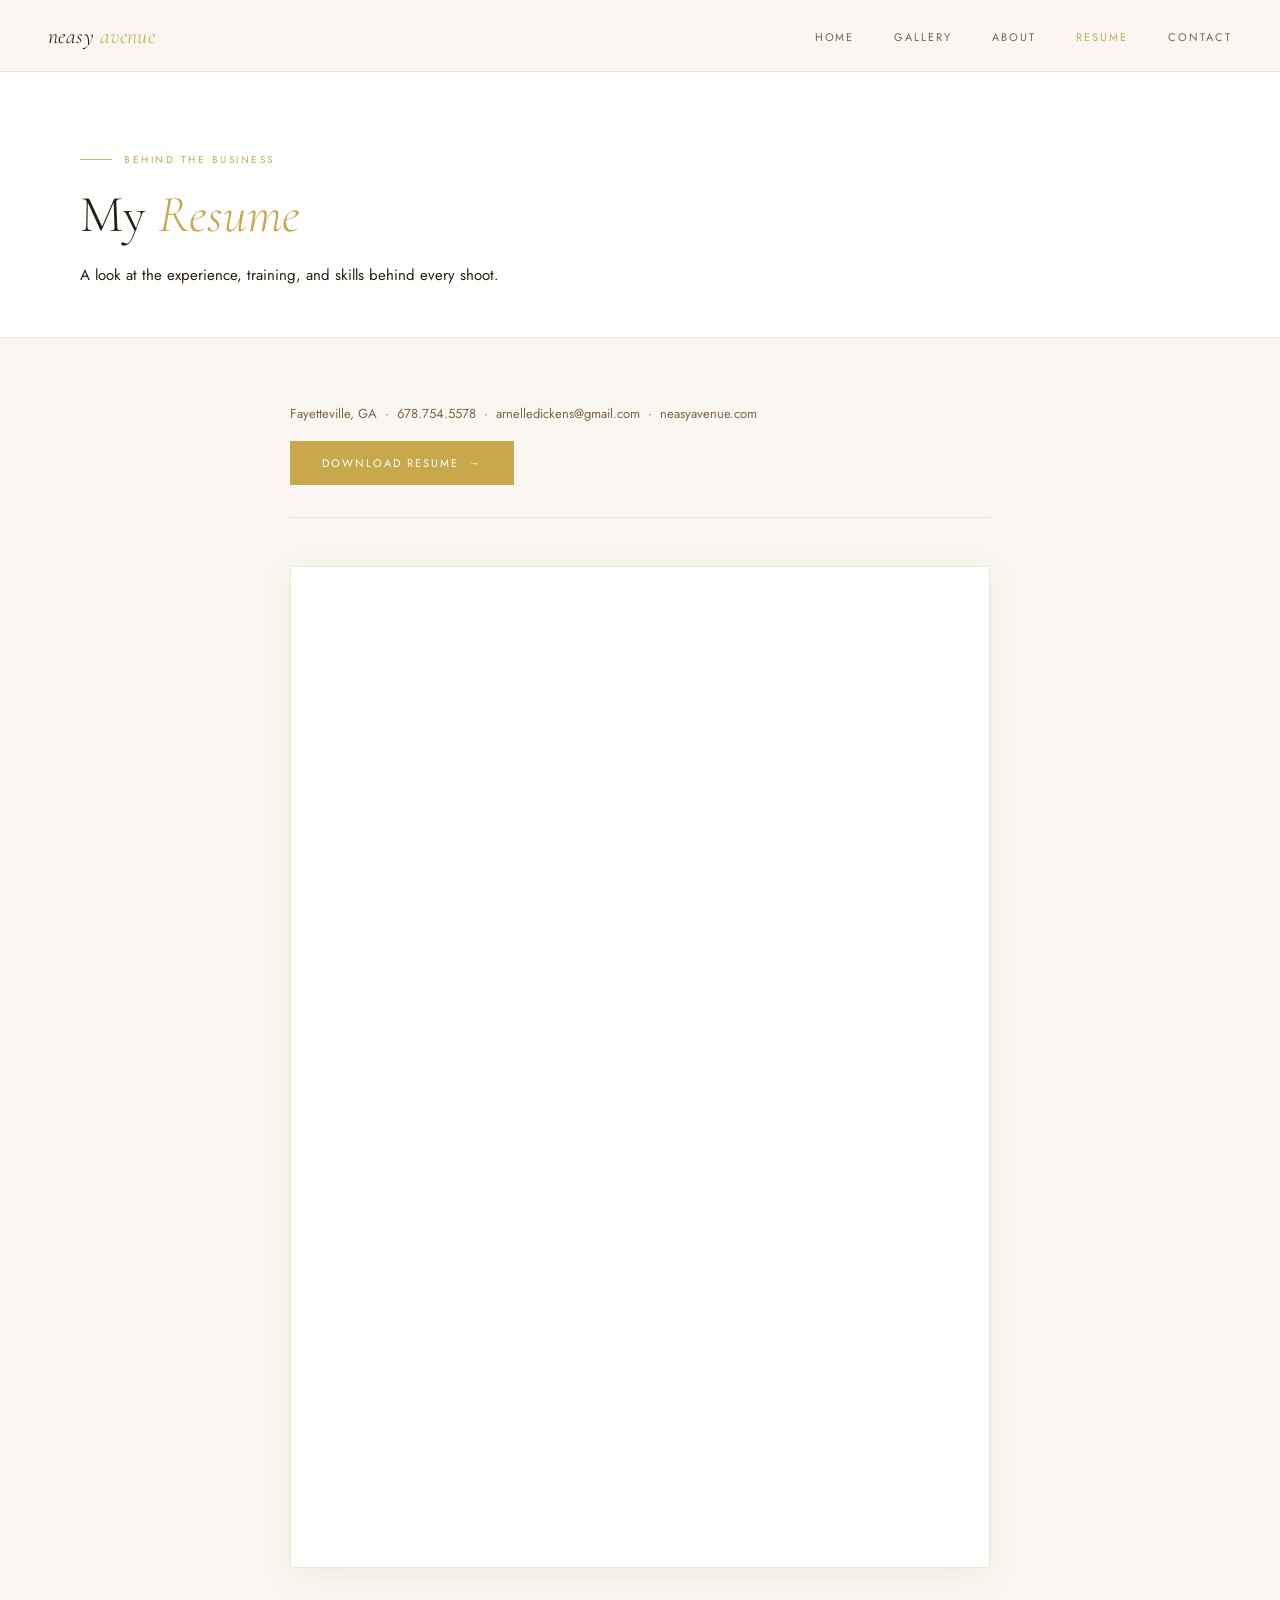
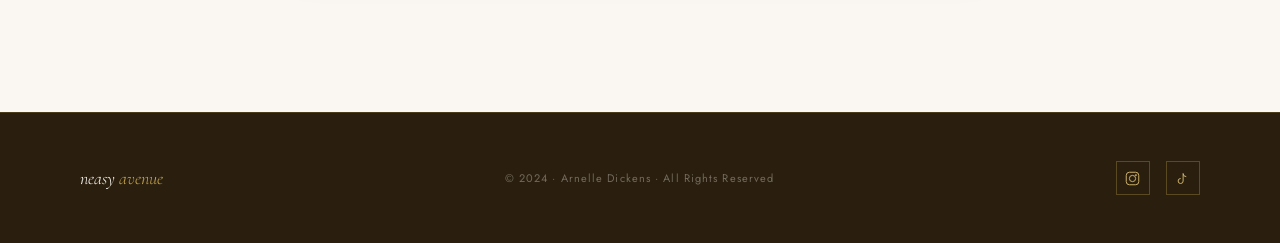
<file: resume.html>
<!DOCTYPE html>
<html lang="en">
<head>
  <meta charset="UTF-8"/>
  <meta name="viewport" content="width=device-width, initial-scale=1.0"/>
  <title>Neasy Avenue | Resume</title>
  <link href="https://fonts.googleapis.com/css2?family=Cormorant+Garamond:ital,wght@0,300;0,400;0,600;1,300;1,400&family=Jost:wght@300;400;500&display=swap" rel="stylesheet"/>
  <link rel="stylesheet" href="css/style.css"/>
  <style>
    .resume-wrap {
      max-width: 860px;
      margin: 0 auto;
      padding: 4rem 5rem 6rem;
    }
    .resume-download-bar {
      display: flex;
      align-items: center;
      justify-content: space-between;
      flex-wrap: wrap;
      gap: 1rem;
      margin-bottom: 3rem;
      padding-bottom: 2rem;
      border-bottom: 1px solid var(--border);
    }
    .resume-contact {
      font-size: 13px;
      color: var(--text-mid);
      line-height: 1.8;
    }
    .resume-embed {
      margin-bottom: 3rem;
      border: 1px solid var(--border);
      background: var(--white);
      box-shadow: 0 8px 32px rgba(107,86,55,0.08);
    }
    .resume-embed iframe {
      width: 100%;
      height: 1000px;
      border: none;
      display: block;
    }
    @media (max-width: 768px) {
      .resume-wrap { padding: 2.5rem 1.5rem 4rem; }
      .resume-embed iframe { height: 600px; }
    }
  </style>
</head>
<body>

<nav>
  <a class="nav-logo" href="index.html">neasy <span>avenue</span></a>
  <ul class="nav-links">
    <li><a href="index.html">Home</a></li>
    <li><a href="gallery.html">Gallery</a></li>
    <li><a href="about.html">About</a></li>
    <li><a href="resume.html" class="active">Resume</a></li>
    <li><a href="contact.html">Contact</a></li>
  </ul>
</nav>

<div class="page-hero">
  <div class="page-eyebrow">Behind the Business</div>
  <h1 class="page-title">My <em>Resume</em></h1>
  <p class="page-desc">A look at the experience, training, and skills behind every shoot.</p>
</div>

<div class="resume-wrap">
  <div class="resume-download-bar">
    <div class="resume-contact">
      Fayetteville, GA &nbsp;·&nbsp; 678.754.5578 &nbsp;·&nbsp; arnelledickens@gmail.com &nbsp;·&nbsp; neasyavenue.com
    </div>
    <a class="btn-primary" href="files/Arnelle-Dickens-Resume.pdf" download>Download Resume &nbsp;→</a>
  </div>

  <div class="resume-embed">
    <iframe src="files/Arnelle-Dickens-Resume.pdf" title="Arnelle Dickens Resume" loading="lazy"></iframe>
  </div>
</div>

<footer>
  <a class="footer-logo" href="index.html">neasy <span>avenue</span></a>
  <div class="footer-text">© 2024 · Arnelle Dickens · All Rights Reserved</div>
  <div class="footer-socials">
    <a class="footer-social" href="https://instagram.com/neasyavenue" title="Instagram" target="_blank">
      <svg width="15" height="15" fill="none" viewBox="0 0 24 24" stroke="currentColor" stroke-width="1.5"><rect x="2" y="2" width="20" height="20" rx="5"/><circle cx="12" cy="12" r="5"/><circle cx="17.5" cy="6.5" r="1.5" fill="currentColor" stroke="none"/></svg>
    </a>
    <a class="footer-social" href="https://tiktok.com/@neasyavenue" title="TikTok" target="_blank">
      <svg width="15" height="15" fill="none" viewBox="0 0 24 24" stroke="currentColor" stroke-width="1.5"><path d="M9 12a4 4 0 1 0 4 4V4a5 5 0 0 0 5 5"/></svg>
    </a>
  </div>
</footer>

</body>
</html>
</file>
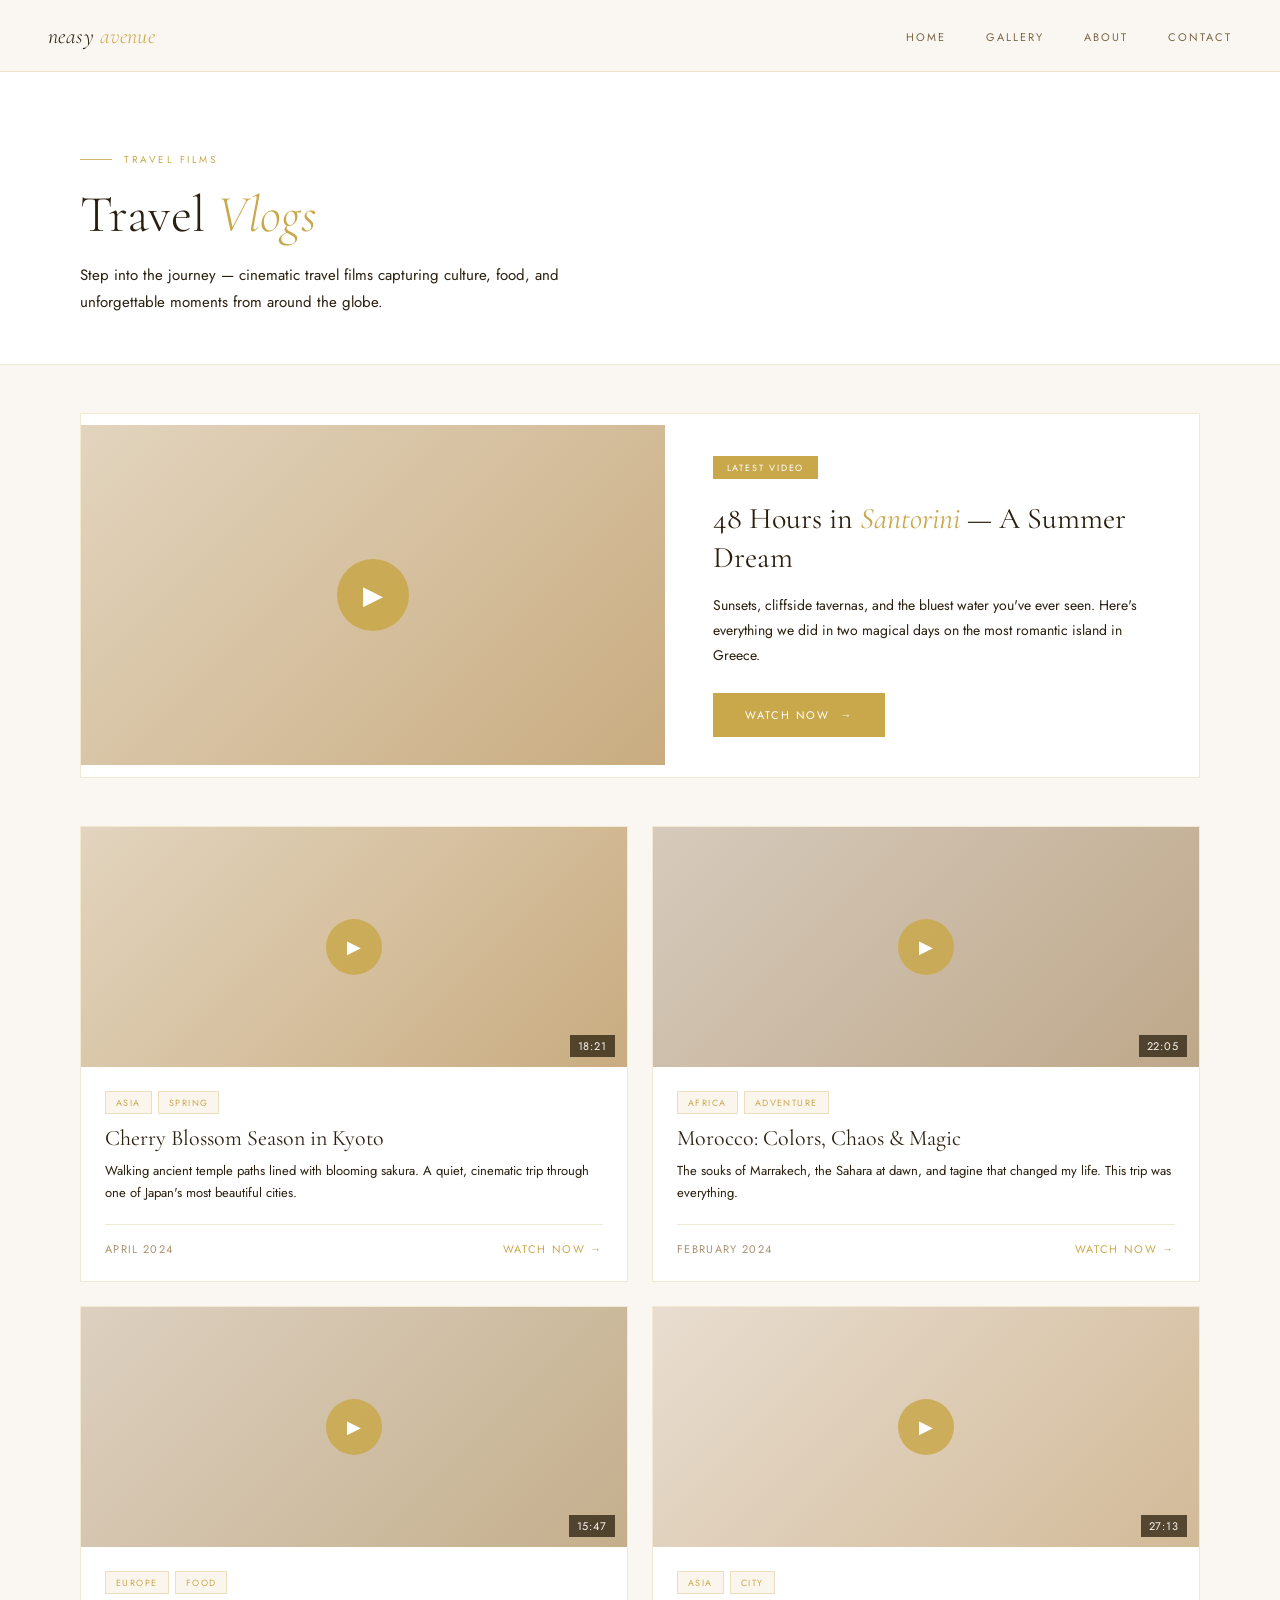
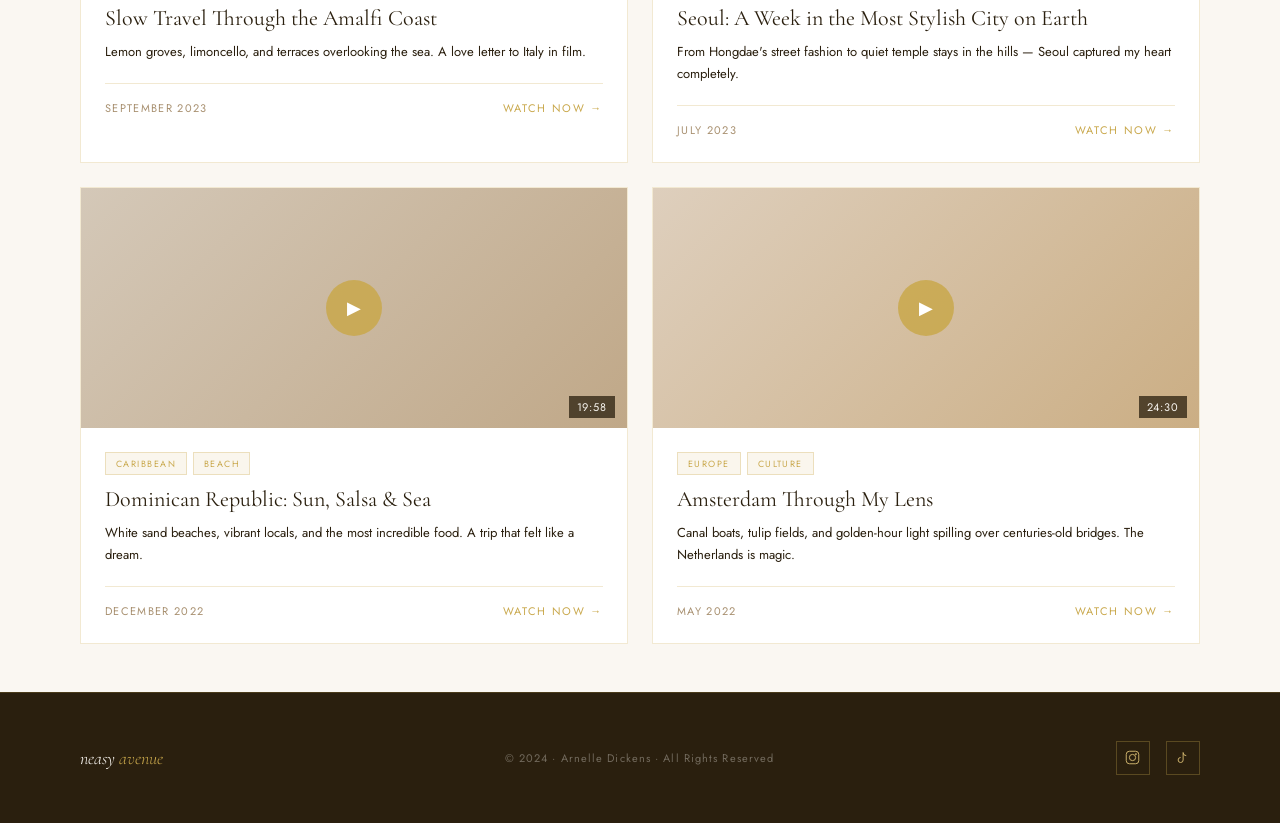
<file: vlogs.html>
<!--
  DRAFT / NOT LIVE: unlinked from site nav (see index/gallery/about/contact).
  All content below is placeholder — fake trips, gradient thumbnails, href="#" links.
  Needs real footage, thumbnails, and working video links before this page can be linked again.
-->
<!DOCTYPE html>
<html lang="en">
<head>
  <meta charset="UTF-8"/>
  <meta name="viewport" content="width=device-width, initial-scale=1.0"/>
  <title>Neasy Avenue | Vlogs</title>
  <link href="https://fonts.googleapis.com/css2?family=Cormorant+Garamond:ital,wght@0,300;0,400;0,600;1,300;1,400&family=Jost:wght@300;400;500&display=swap" rel="stylesheet"/>
  <link rel="stylesheet" href="css/style.css"/>
  <style>
    .vlog-grid {
      padding: 3rem 5rem;
      display: grid;
      grid-template-columns: repeat(2, 1fr);
      gap: 24px;
    }

    .vlog-card {
      background: var(--white);
      border: 1px solid var(--border);
      overflow: hidden;
      cursor: pointer;
      transition: box-shadow 0.2s, transform 0.2s;
      text-decoration: none;
      display: block;
      color: inherit;
    }

    .vlog-card:hover {
      transform: translateY(-3px);
      box-shadow: 0 12px 40px rgba(107,86,55,0.1);
    }

    .vlog-thumb {
      height: 240px;
      position: relative;
      overflow: hidden;
    }

    .vlog-thumb-bg {
      width: 100%;
      height: 100%;
      display: flex;
      align-items: center;
      justify-content: center;
      transition: transform 0.4s;
    }

    /* To embed a real video thumbnail:
       <img src="images/vlog-thumb1.jpg" alt="" style="width:100%;height:100%;object-fit:cover;"> */

    .vlog-card:hover .vlog-thumb-bg { transform: scale(1.03); }

    .vlog-card:nth-child(1) .vlog-thumb-bg { background: linear-gradient(135deg, #E2D4BE, #C9AC80); }
    .vlog-card:nth-child(2) .vlog-thumb-bg { background: linear-gradient(135deg, #D6CABC, #BEA88A); }
    .vlog-card:nth-child(3) .vlog-thumb-bg { background: linear-gradient(135deg, #DDD0C0, #C4AF8C); }
    .vlog-card:nth-child(4) .vlog-thumb-bg { background: linear-gradient(135deg, #E8DDD0, #D2BA98); }
    .vlog-card:nth-child(5) .vlog-thumb-bg { background: linear-gradient(135deg, #D4C8B8, #C0A888); }
    .vlog-card:nth-child(6) .vlog-thumb-bg { background: linear-gradient(135deg, #DECFBD, #CBAE84); }

    .vlog-play {
      position: absolute;
      top: 50%; left: 50%;
      transform: translate(-50%, -50%);
      width: 56px; height: 56px;
      border-radius: 50%;
      background: rgba(201,168,76,0.85);
      display: flex;
      align-items: center;
      justify-content: center;
      color: var(--white);
      font-size: 18px;
      transition: background 0.2s, transform 0.2s;
    }

    .vlog-card:hover .vlog-play {
      background: var(--gold);
      transform: translate(-50%, -50%) scale(1.1);
    }

    .vlog-duration {
      position: absolute;
      bottom: 10px; right: 12px;
      background: rgba(42,31,14,0.75);
      color: var(--cream);
      font-size: 11px;
      padding: 3px 8px;
      letter-spacing: 0.08em;
      font-family: var(--font-sans);
    }

    .vlog-body { padding: 1.5rem; }

    .vlog-tags { display: flex; gap: 6px; margin-bottom: 10px; }

    .vlog-tag {
      font-size: 9px;
      letter-spacing: 0.16em;
      text-transform: uppercase;
      color: var(--gold);
      background: rgba(201,168,76,0.1);
      padding: 4px 10px;
      border: 1px solid rgba(201,168,76,0.3);
    }

    .vlog-title {
      font-family: var(--font-serif);
      font-size: 22px;
      font-weight: 400;
      color: var(--text-dark);
      line-height: 1.3;
      margin-bottom: 8px;
    }

    .vlog-excerpt {
      font-size: 13px;
      color: var(--text-dark);
      line-height: 1.7;
      font-weight: 400;
    }

    .vlog-footer {
      display: flex;
      align-items: center;
      justify-content: space-between;
      margin-top: 1.25rem;
      padding-top: 1rem;
      border-top: 1px solid var(--border);
    }

    .vlog-date {
      font-size: 11px;
      letter-spacing: 0.12em;
      text-transform: uppercase;
      color: var(--text-light);
    }

    .vlog-watch {
      font-size: 11px;
      letter-spacing: 0.15em;
      text-transform: uppercase;
      color: var(--gold);
      display: flex;
      align-items: center;
      gap: 6px;
    }

    /* FEATURED VLOG (top strip) */
    .vlog-featured {
      padding: 3rem 5rem 0;
    }

    .vlog-featured-inner {
      display: grid;
      grid-template-columns: 1.2fr 1fr;
      gap: 3rem;
      align-items: center;
      background: var(--white);
      border: 1px solid var(--border);
      overflow: hidden;
    }

    .vlog-featured-thumb {
      height: 340px;
      background: linear-gradient(135deg, #E2D4BE, #C9AC80);
      position: relative;
      display: flex;
      align-items: center;
      justify-content: center;
    }

    .featured-play {
      width: 72px; height: 72px;
      border-radius: 50%;
      background: rgba(201,168,76,0.9);
      display: flex;
      align-items: center;
      justify-content: center;
      color: var(--white);
      font-size: 26px;
      cursor: pointer;
      transition: transform 0.2s, background 0.2s;
    }

    .featured-play:hover { transform: scale(1.1); background: var(--gold); }

    .vlog-featured-body { padding: 2.5rem 2.5rem 2.5rem 0; }

    .featured-badge {
      font-size: 9px;
      letter-spacing: 0.2em;
      text-transform: uppercase;
      color: var(--white);
      background: var(--gold);
      padding: 5px 14px;
      display: inline-block;
      margin-bottom: 1.25rem;
    }

    .featured-title {
      font-family: var(--font-serif);
      font-size: 30px;
      font-weight: 400;
      color: var(--text-dark);
      line-height: 1.3;
      margin-bottom: 1rem;
    }

    .featured-title em { font-style: italic; color: var(--gold); }

    .featured-text {
      font-size: 14px;
      font-weight: 400;
      color: var(--text-dark);
      line-height: 1.8;
      margin-bottom: 1.5rem;
    }

    @media (max-width: 768px) {
      .page-hero { padding: 2.5rem 1.5rem 2rem; }
      .page-title { font-size: 34px; }

      /* Featured vlog - full single column */
      .vlog-featured { padding: 1.5rem 1.5rem 0; }
      .vlog-featured-inner {
        display: block;
        border: 1px solid var(--border);
        background: var(--white);
        overflow: hidden;
      }
      .vlog-featured-thumb { height: 220px; width: 100%; display: block; }
      .vlog-featured-body { padding: 1.5rem; display: block; }
      .featured-badge { margin-bottom: 0.75rem; }
      .featured-title { font-size: 22px; line-height: 1.3; margin-bottom: 0.75rem; }
      .featured-text { font-size: 13px; margin-bottom: 1rem; }
      .featured-text + .btn-primary { width: 100%; justify-content: center; }

      /* Vlog cards - single column, full width */
      .vlog-grid {
        grid-template-columns: 1fr;
        padding: 1.5rem;
        gap: 20px;
      }
      .vlog-card { width: 100%; }
      .vlog-thumb { height: 200px; }
      .vlog-title { font-size: 18px; }
      .vlog-body { padding: 1rem; }
      .vlog-excerpt { font-size: 13px; }
      .vlog-tags { flex-wrap: wrap; }
      .vlog-footer { flex-direction: row; align-items: center; }
    }
  </style>
</head>
<body>

<nav>
  <a class="nav-logo" href="index.html">neasy <span>avenue</span></a>
  <ul class="nav-links">
    <li><a href="index.html">Home</a></li>
    <li><a href="gallery.html">Gallery</a></li>
    <li><a href="about.html">About</a></li>
    <li><a href="contact.html">Contact</a></li>
  </ul>
</nav>

<div class="page-hero">
  <div class="page-eyebrow">Travel Films</div>
  <h1 class="page-title">Travel <em>Vlogs</em></h1>
  <p class="page-desc">Step into the journey — cinematic travel films capturing culture, food, and unforgettable moments from around the globe.</p>
</div>

<!-- Featured vlog -->
<div class="vlog-featured">
  <div class="vlog-featured-inner">
    <div class="vlog-featured-thumb">
      <div class="featured-play">▶</div>
    </div>
    <div class="vlog-featured-body">
      <div class="featured-badge">Latest Video</div>
      <h2 class="featured-title">48 Hours in <em>Santorini</em> — A Summer Dream</h2>
      <p class="featured-text">Sunsets, cliffside tavernas, and the bluest water you've ever seen. Here's everything we did in two magical days on the most romantic island in Greece.</p>
      <a class="btn-primary" href="#">Watch Now &nbsp;→</a>
    </div>
  </div>
</div>

<div class="vlog-grid">
  <a class="vlog-card" href="#">
    <div class="vlog-thumb">
      <div class="vlog-thumb-bg"></div>
      <div class="vlog-play">▶</div>
      <div class="vlog-duration">18:21</div>
    </div>
    <div class="vlog-body">
      <div class="vlog-tags"><span class="vlog-tag">Asia</span><span class="vlog-tag">Spring</span></div>
      <h3 class="vlog-title">Cherry Blossom Season in Kyoto</h3>
      <p class="vlog-excerpt">Walking ancient temple paths lined with blooming sakura. A quiet, cinematic trip through one of Japan's most beautiful cities.</p>
      <div class="vlog-footer">
        <span class="vlog-date">April 2024</span>
        <span class="vlog-watch">Watch Now →</span>
      </div>
    </div>
  </a>
  <a class="vlog-card" href="#">
    <div class="vlog-thumb">
      <div class="vlog-thumb-bg"></div>
      <div class="vlog-play">▶</div>
      <div class="vlog-duration">22:05</div>
    </div>
    <div class="vlog-body">
      <div class="vlog-tags"><span class="vlog-tag">Africa</span><span class="vlog-tag">Adventure</span></div>
      <h3 class="vlog-title">Morocco: Colors, Chaos &amp; Magic</h3>
      <p class="vlog-excerpt">The souks of Marrakech, the Sahara at dawn, and tagine that changed my life. This trip was everything.</p>
      <div class="vlog-footer">
        <span class="vlog-date">February 2024</span>
        <span class="vlog-watch">Watch Now →</span>
      </div>
    </div>
  </a>
  <a class="vlog-card" href="#">
    <div class="vlog-thumb">
      <div class="vlog-thumb-bg"></div>
      <div class="vlog-play">▶</div>
      <div class="vlog-duration">15:47</div>
    </div>
    <div class="vlog-body">
      <div class="vlog-tags"><span class="vlog-tag">Europe</span><span class="vlog-tag">Food</span></div>
      <h3 class="vlog-title">Slow Travel Through the Amalfi Coast</h3>
      <p class="vlog-excerpt">Lemon groves, limoncello, and terraces overlooking the sea. A love letter to Italy in film.</p>
      <div class="vlog-footer">
        <span class="vlog-date">September 2023</span>
        <span class="vlog-watch">Watch Now →</span>
      </div>
    </div>
  </a>
  <a class="vlog-card" href="#">
    <div class="vlog-thumb">
      <div class="vlog-thumb-bg"></div>
      <div class="vlog-play">▶</div>
      <div class="vlog-duration">27:13</div>
    </div>
    <div class="vlog-body">
      <div class="vlog-tags"><span class="vlog-tag">Asia</span><span class="vlog-tag">City</span></div>
      <h3 class="vlog-title">Seoul: A Week in the Most Stylish City on Earth</h3>
      <p class="vlog-excerpt">From Hongdae's street fashion to quiet temple stays in the hills — Seoul captured my heart completely.</p>
      <div class="vlog-footer">
        <span class="vlog-date">July 2023</span>
        <span class="vlog-watch">Watch Now →</span>
      </div>
    </div>
  </a>
  <a class="vlog-card" href="#">
    <div class="vlog-thumb">
      <div class="vlog-thumb-bg"></div>
      <div class="vlog-play">▶</div>
      <div class="vlog-duration">19:58</div>
    </div>
    <div class="vlog-body">
      <div class="vlog-tags"><span class="vlog-tag">Caribbean</span><span class="vlog-tag">Beach</span></div>
      <h3 class="vlog-title">Dominican Republic: Sun, Salsa &amp; Sea</h3>
      <p class="vlog-excerpt">White sand beaches, vibrant locals, and the most incredible food. A trip that felt like a dream.</p>
      <div class="vlog-footer">
        <span class="vlog-date">December 2022</span>
        <span class="vlog-watch">Watch Now →</span>
      </div>
    </div>
  </a>
  <a class="vlog-card" href="#">
    <div class="vlog-thumb">
      <div class="vlog-thumb-bg"></div>
      <div class="vlog-play">▶</div>
      <div class="vlog-duration">24:30</div>
    </div>
    <div class="vlog-body">
      <div class="vlog-tags"><span class="vlog-tag">Europe</span><span class="vlog-tag">Culture</span></div>
      <h3 class="vlog-title">Amsterdam Through My Lens</h3>
      <p class="vlog-excerpt">Canal boats, tulip fields, and golden-hour light spilling over centuries-old bridges. The Netherlands is magic.</p>
      <div class="vlog-footer">
        <span class="vlog-date">May 2022</span>
        <span class="vlog-watch">Watch Now →</span>
      </div>
    </div>
  </a>
</div>

<footer>
  <a class="footer-logo" href="index.html">neasy <span>avenue</span></a>
  <div class="footer-text">© 2024 · Arnelle Dickens · All Rights Reserved</div>
  <div class="footer-socials">
    <a class="footer-social" href="https://instagram.com/neasyavenue" title="Instagram" target="_blank">
      <svg width="15" height="15" fill="none" viewBox="0 0 24 24" stroke="currentColor" stroke-width="1.5"><rect x="2" y="2" width="20" height="20" rx="5"/><circle cx="12" cy="12" r="5"/><circle cx="17.5" cy="6.5" r="1.5" fill="currentColor" stroke="none"/></svg>
    </a>
    <a class="footer-social" href="https://tiktok.com/@neasyavenue" title="TikTok" target="_blank">
      <svg width="15" height="15" fill="none" viewBox="0 0 24 24" stroke="currentColor" stroke-width="1.5"><path d="M9 12a4 4 0 1 0 4 4V4a5 5 0 0 0 5 5"/></svg>
    </a>
  </div>
</footer>

</body>
</html>
</file>
<file: css/style.css>
/* ── RESET & BASE ── */
*, *::before, *::after { margin: 0; padding: 0; box-sizing: border-box; }

:root {
  --cream: #FAF7F2;
  --cream-dark: #F2EDE3;
  --gold: #C9A84C;
  --gold-light: #E8D5A0;
  --gold-muted: #D4B870;
  --brown: #6B5637;
  --text-dark: #2A1F0E;
  --text-mid: #7A6545;
  --text-light: #A89070;
  --white: #FFFFFF;
  --border: rgba(201,168,76,0.25);
  --font-serif: 'Cormorant Garamond', Georgia, serif;
  --font-sans: 'Jost', sans-serif;
}

html { scroll-behavior: smooth; }

body {
  background: var(--cream);
  color: var(--text-dark);
  font-family: var(--font-sans);
  font-weight: 400;
  min-height: 100vh;
}

/* ── NAV ── */
nav {
  background: var(--cream);
  border-bottom: 1px solid var(--border);
  padding: 0 3rem;
  display: flex;
  align-items: center;
  justify-content: space-between;
  height: 72px;
  position: sticky;
  top: 0;
  z-index: 100;
}

.nav-logo {
  font-family: var(--font-serif);
  font-size: 22px;
  font-weight: 300;
  font-style: italic;
  color: var(--text-dark);
  letter-spacing: 0.02em;
  text-decoration: none;
}

.nav-logo span { color: var(--gold); }

.nav-links {
  display: flex;
  gap: 2.5rem;
  list-style: none;
}

.nav-links a {
  font-family: var(--font-sans);
  font-size: 11px;
  font-weight: 400;
  letter-spacing: 0.18em;
  text-transform: uppercase;
  color: var(--text-mid);
  text-decoration: none;
  transition: color 0.2s;
}

.nav-links a:hover { color: var(--gold); }
.nav-links a.active { color: var(--gold); }

/* ── BUTTONS ── */
.btn-primary {
  display: inline-flex;
  align-items: center;
  gap: 10px;
  background: var(--gold);
  color: var(--white);
  padding: 14px 32px;
  font-family: var(--font-sans);
  font-size: 11px;
  font-weight: 400;
  letter-spacing: 0.18em;
  text-transform: uppercase;
  border: none;
  cursor: pointer;
  transition: background 0.2s, transform 0.15s;
  text-decoration: none;
}

.btn-primary:hover { background: var(--brown); transform: translateY(-1px); }

.btn-ghost {
  display: inline-flex;
  align-items: center;
  gap: 10px;
  background: transparent;
  color: var(--gold);
  padding: 13px 32px;
  font-family: var(--font-sans);
  font-size: 11px;
  font-weight: 400;
  letter-spacing: 0.18em;
  text-transform: uppercase;
  border: 1px solid var(--gold-muted);
  cursor: pointer;
  transition: all 0.2s;
  text-decoration: none;
}

.btn-ghost:hover { background: var(--gold); color: var(--white); }

/* ── PAGE HERO ── */
.page-hero {
  padding: 5rem 5rem 3rem;
  background: var(--white);
  border-bottom: 1px solid var(--border);
}

.page-eyebrow {
  font-size: 10px;
  letter-spacing: 0.25em;
  text-transform: uppercase;
  color: var(--gold);
  margin-bottom: 1rem;
  display: flex;
  align-items: center;
  gap: 12px;
}

.page-eyebrow::before {
  content: '';
  display: inline-block;
  width: 32px;
  height: 1px;
  background: var(--gold-muted);
}

.page-title {
  font-family: var(--font-serif);
  font-size: 52px;
  font-weight: 300;
  color: var(--text-dark);
}

.page-title em { font-style: italic; color: var(--gold); }

.page-desc {
  font-size: 15px;
  font-weight: 400;
  color: var(--text-dark);
  max-width: 480px;
  margin-top: 1rem;
  line-height: 1.8;
}

/* ── SECTION HEADERS ── */
.section-header {
  display: flex;
  align-items: baseline;
  justify-content: space-between;
  margin-bottom: 3rem;
}

.section-title {
  font-family: var(--font-serif);
  font-size: 38px;
  font-weight: 300;
  color: var(--text-dark);
}

.section-title em { font-style: italic; color: var(--gold); }

.section-link {
  font-size: 11px;
  letter-spacing: 0.18em;
  text-transform: uppercase;
  color: var(--gold);
  text-decoration: none;
  display: flex;
  align-items: center;
  gap: 6px;
}

.section-link:hover { color: var(--brown); }

/* ── FOOTER ── */
footer {
  background: var(--text-dark);
  padding: 3rem 5rem;
  display: flex;
  align-items: center;
  justify-content: space-between;
  border-top: 1px solid rgba(201,168,76,0.2);
}

.footer-logo {
  font-family: var(--font-serif);
  font-size: 18px;
  font-style: italic;
  color: var(--cream);
  font-weight: 300;
  text-decoration: none;
}

.footer-logo span { color: var(--gold); }

.footer-text {
  font-size: 11px;
  color: rgba(250,247,242,0.35);
  letter-spacing: 0.1em;
}

.footer-socials { display: flex; gap: 1rem; }

.footer-social {
  width: 34px;
  height: 34px;
  border: 1px solid rgba(201,168,76,0.3);
  display: flex;
  align-items: center;
  justify-content: center;
  color: var(--gold-muted);
  font-size: 15px;
  cursor: pointer;
  transition: all 0.2s;
  text-decoration: none;
}

.footer-social:hover { background: var(--gold); border-color: var(--gold); color: var(--white); }

/* ── FORM INPUTS ── */
.form-group { margin-bottom: 1.5rem; }

.form-label {
  display: block;
  font-size: 10px;
  letter-spacing: 0.18em;
  text-transform: uppercase;
  color: var(--text-dark);
  margin-bottom: 8px;
}

.form-input {
  width: 100%;
  background: var(--white);
  border: 1px solid var(--border);
  padding: 14px 16px;
  font-family: var(--font-sans);
  font-size: 14px;
  font-weight: 300;
  color: var(--text-dark);
  outline: none;
  transition: border-color 0.2s;
  appearance: none;
  border-radius: 0;
}

.form-input:focus { border-color: var(--gold); }
textarea.form-input { resize: vertical; min-height: 120px; }

/* ── MOBILE RESPONSIVE ── */
@media (max-width: 768px) {
  nav {
    padding: 0 1.25rem;
    height: 60px;
  }
  .nav-logo { font-size: 18px; }
  .nav-links { gap: 1rem; }
  .nav-links a { font-size: 9px; letter-spacing: 0.1em; }

  .page-hero { padding: 3rem 1.5rem 2rem; }
  .page-title { font-size: 36px; }
  .page-desc { font-size: 14px; }

  /* About */
  .about-layout { display: block; }
  .about-image-col { display: block; width: 100%; min-height: 350px; height: 350px; }
  .about-image-col img { width: 100%; height: 350px; object-fit: cover; object-position: center 20%; display: block; }
  .about-content { padding: 2.5rem 1.5rem; display: block; }
  .about-quote { font-size: 18px; }
  .about-stats { grid-template-columns: repeat(3, 1fr); gap: 0.75rem; }
  .about-stat-num { font-size: 28px; }
  .about-stat-label { font-size: 9px; }
  .gear-section { padding: 3rem 1.5rem; }
  .gear-grid { grid-template-columns: 1fr; gap: 1rem; }

  /* Contact */
  .contact-layout { grid-template-columns: 1fr; }
  .contact-info { padding: 3rem 1.5rem; }
  .contact-info-title { font-size: 34px; }
  .contact-form-wrap { padding: 3rem 1.5rem; }
  .form-grid { grid-template-columns: 1fr; }

  /* Vlogs */
  .vlog-grid { grid-template-columns: 1fr; padding: 2rem 1.5rem; }
  .vlog-featured { padding: 2rem 1.5rem 0; }
  .vlog-featured-inner { grid-template-columns: 1fr; }
  .vlog-featured-thumb { height: 240px; }
  .vlog-featured-body { padding: 1.5rem; }
  .featured-title { font-size: 24px; }

  footer {
    flex-direction: column;
    gap: 1rem;
    padding: 2rem 1.5rem;
    text-align: center;
  }
  .footer-socials { justify-content: center; }

  .section-header { flex-direction: column; gap: 0.75rem; }
}
</file>
